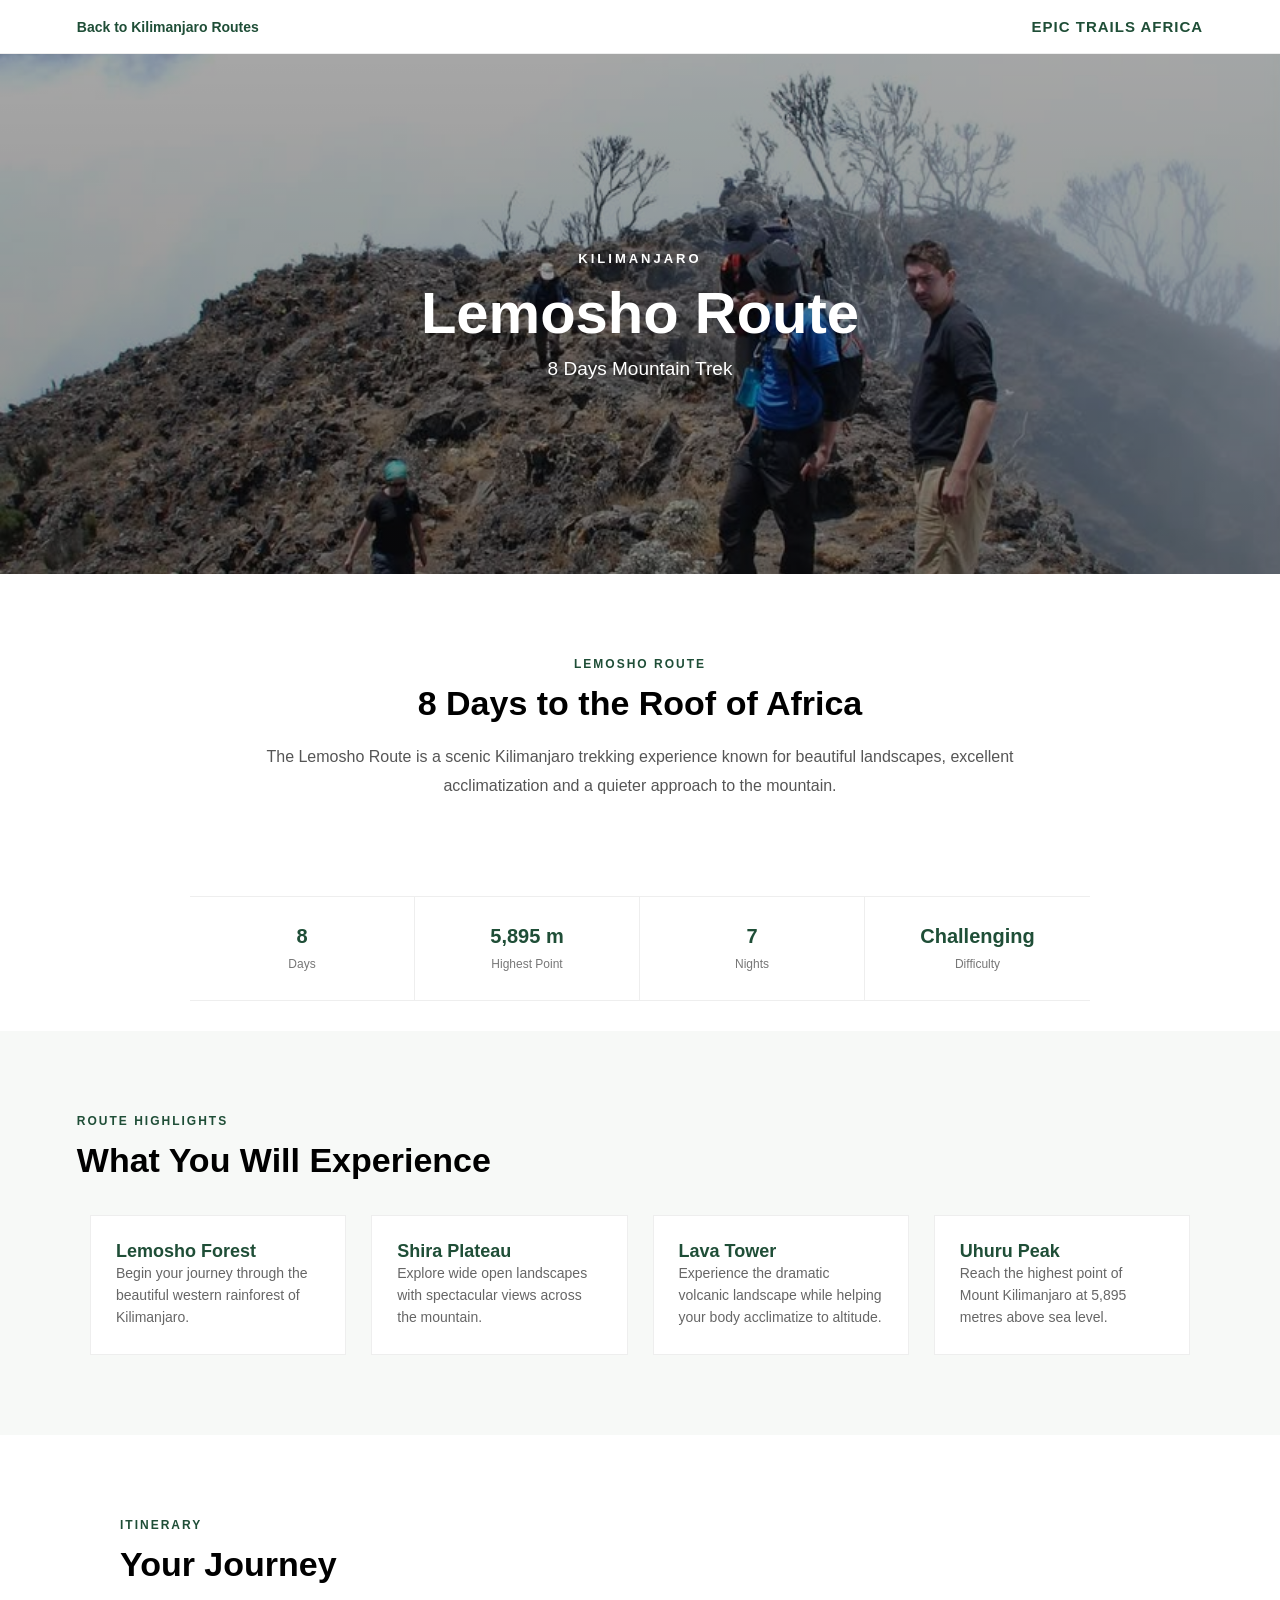
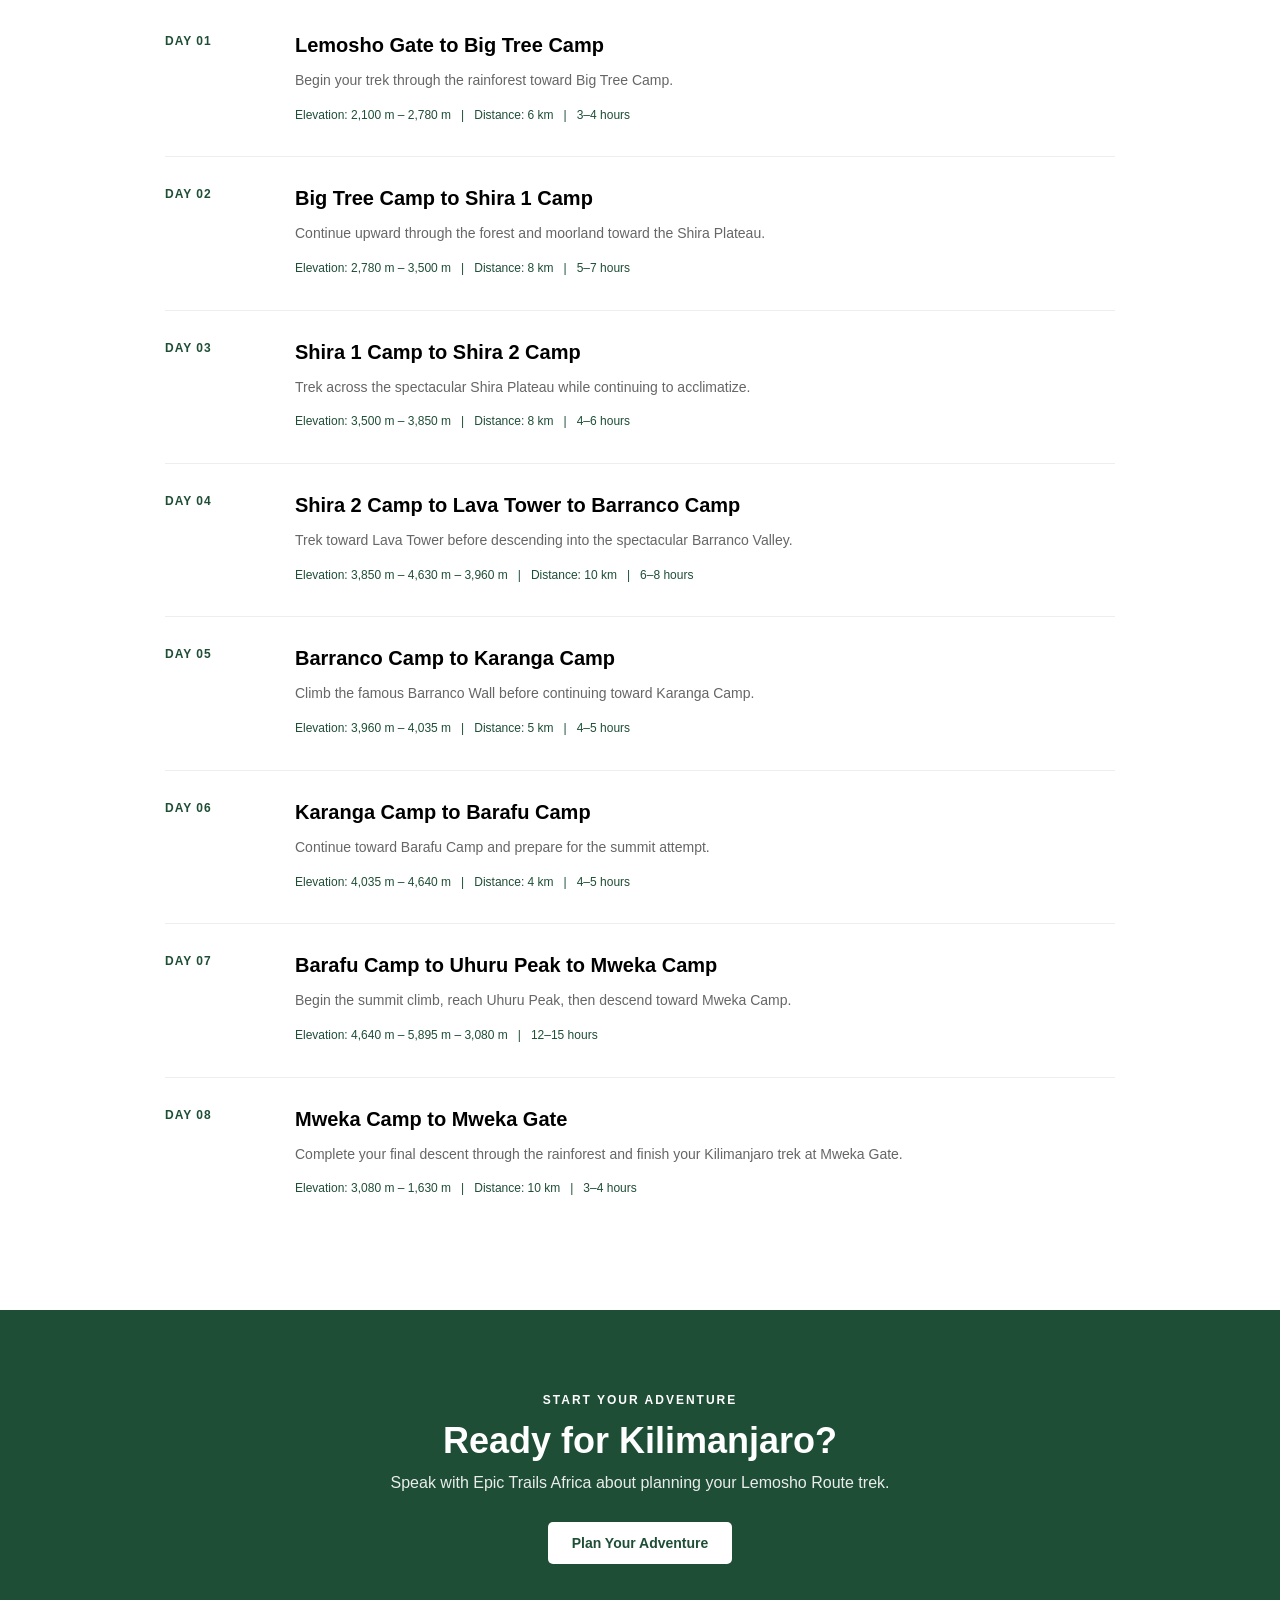
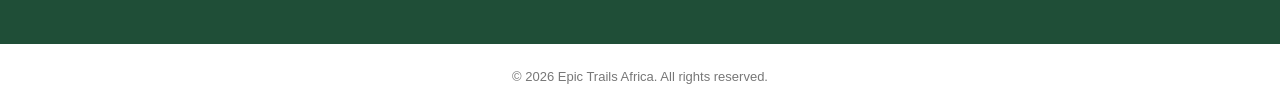
<file: lemosho.html>
<!DOCTYPE html>
<html lang="en">
<head>
    <meta charset="UTF-8">
    <meta name="viewport" content="width=device-width, initial-scale=1.0">

    <title>Lemosho Route — Epic Trails Africa</title>

    <link rel="stylesheet" href="style.css">
</head>

<body>

<header class="route-header">
    <div class="route-nav">
        <a href="index.html#packages">Back to Kilimanjaro Routes</a>
        <span>EPIC TRAILS AFRICA</span>
    </div>
</header>


<section class="route-hero lemosho-hero">

    <div class="route-hero-overlay">
        <span>KILIMANJARO</span>

        <h1>Lemosho Route</h1>

        <p>8 Days Mountain Trek</p>
    </div>

</section>


<section class="route-intro">

    <span class="section-label">LEMOSHO ROUTE</span>

    <h2>8 Days to the Roof of Africa</h2>

    <p>
        The Lemosho Route is a scenic Kilimanjaro trekking experience
        known for beautiful landscapes, excellent acclimatization and
        a quieter approach to the mountain.
    </p>

</section>


<section class="route-facts">

    <div class="fact">
        <strong>8</strong>
        <span>Days</span>
    </div>

    <div class="fact">
        <strong>5,895 m</strong>
        <span>Highest Point</span>
    </div>

    <div class="fact">
        <strong>7</strong>
        <span>Nights</span>
    </div>

    <div class="fact">
        <strong>Challenging</strong>
        <span>Difficulty</span>
    </div>

</section>


<section class="route-highlights">

    <span class="section-label">ROUTE HIGHLIGHTS</span>

    <h2>What You Will Experience</h2>

    <div class="highlights-grid">

        <div>
            <h3>Lemosho Forest</h3>
            <p>
                Begin your journey through the beautiful western
                rainforest of Kilimanjaro.
            </p>
        </div>

        <div>
            <h3>Shira Plateau</h3>
            <p>
                Explore wide open landscapes with spectacular
                views across the mountain.
            </p>
        </div>

        <div>
            <h3>Lava Tower</h3>
            <p>
                Experience the dramatic volcanic landscape while
                helping your body acclimatize to altitude.
            </p>
        </div>

        <div>
            <h3>Uhuru Peak</h3>
            <p>
                Reach the highest point of Mount Kilimanjaro
                at 5,895 metres above sea level.
            </p>
        </div>

    </div>

</section>


<section class="route-itinerary">

    <span class="section-label">ITINERARY</span>

    <h2>Your Journey</h2>

    <div class="itinerary-list">


        <div class="itinerary-day">
            <span>DAY 01</span>

            <div>
                <h3>Lemosho Gate to Big Tree Camp</h3>

                <p>
                    Begin your trek through the rainforest toward
                    Big Tree Camp.
                </p>

                <small>
                    Elevation: 2,100 m – 2,780 m
                    &nbsp; | &nbsp;
                    Distance: 6 km
                    &nbsp; | &nbsp;
                    3–4 hours
                </small>
            </div>
        </div>


        <div class="itinerary-day">
            <span>DAY 02</span>

            <div>
                <h3>Big Tree Camp to Shira 1 Camp</h3>

                <p>
                    Continue upward through the forest and
                    moorland toward the Shira Plateau.
                </p>

                <small>
                    Elevation: 2,780 m – 3,500 m
                    &nbsp; | &nbsp;
                    Distance: 8 km
                    &nbsp; | &nbsp;
                    5–7 hours
                </small>
            </div>
        </div>


        <div class="itinerary-day">
            <span>DAY 03</span>

            <div>
                <h3>Shira 1 Camp to Shira 2 Camp</h3>

                <p>
                    Trek across the spectacular Shira Plateau
                    while continuing to acclimatize.
                </p>

                <small>
                    Elevation: 3,500 m – 3,850 m
                    &nbsp; | &nbsp;
                    Distance: 8 km
                    &nbsp; | &nbsp;
                    4–6 hours
                </small>
            </div>
        </div>


        <div class="itinerary-day">
            <span>DAY 04</span>

            <div>
                <h3>Shira 2 Camp to Lava Tower to Barranco Camp</h3>

                <p>
                    Trek toward Lava Tower before descending
                    into the spectacular Barranco Valley.
                </p>

                <small>
                    Elevation: 3,850 m – 4,630 m – 3,960 m
                    &nbsp; | &nbsp;
                    Distance: 10 km
                    &nbsp; | &nbsp;
                    6–8 hours
                </small>
            </div>
        </div>


        <div class="itinerary-day">
            <span>DAY 05</span>

            <div>
                <h3>Barranco Camp to Karanga Camp</h3>

                <p>
                    Climb the famous Barranco Wall before
                    continuing toward Karanga Camp.
                </p>

                <small>
                    Elevation: 3,960 m – 4,035 m
                    &nbsp; | &nbsp;
                    Distance: 5 km
                    &nbsp; | &nbsp;
                    4–5 hours
                </small>
            </div>
        </div>


        <div class="itinerary-day">
            <span>DAY 06</span>

            <div>
                <h3>Karanga Camp to Barafu Camp</h3>

                <p>
                    Continue toward Barafu Camp and prepare
                    for the summit attempt.
                </p>

                <small>
                    Elevation: 4,035 m – 4,640 m
                    &nbsp; | &nbsp;
                    Distance: 4 km
                    &nbsp; | &nbsp;
                    4–5 hours
                </small>
            </div>
        </div>


        <div class="itinerary-day">
            <span>DAY 07</span>

            <div>
                <h3>Barafu Camp to Uhuru Peak to Mweka Camp</h3>

                <p>
                    Begin the summit climb, reach Uhuru Peak,
                    then descend toward Mweka Camp.
                </p>

                <small>
                    Elevation: 4,640 m – 5,895 m – 3,080 m
                    &nbsp; | &nbsp;
                    12–15 hours
                </small>
            </div>
        </div>


        <div class="itinerary-day">
            <span>DAY 08</span>

            <div>
                <h3>Mweka Camp to Mweka Gate</h3>

                <p>
                    Complete your final descent through the rainforest
                    and finish your Kilimanjaro trek at Mweka Gate.
                </p>

                <small>
                    Elevation: 3,080 m – 1,630 m
                    &nbsp; | &nbsp;
                    Distance: 10 km
                    &nbsp; | &nbsp;
                    3–4 hours
                </small>
            </div>
        </div>


    </div>

</section>


<section class="route-booking">

    <span class="section-label">START YOUR ADVENTURE</span>

    <h2>Ready for Kilimanjaro?</h2>

    <p>
        Speak with Epic Trails Africa about planning your Lemosho Route trek.
    </p>

    <a href="index.html#contact">
        Plan Your Adventure
    </a>

</section>


<footer>
    <p>© 2026 Epic Trails Africa. All rights reserved.</p>
</footer>

</body>
</html>
</file>
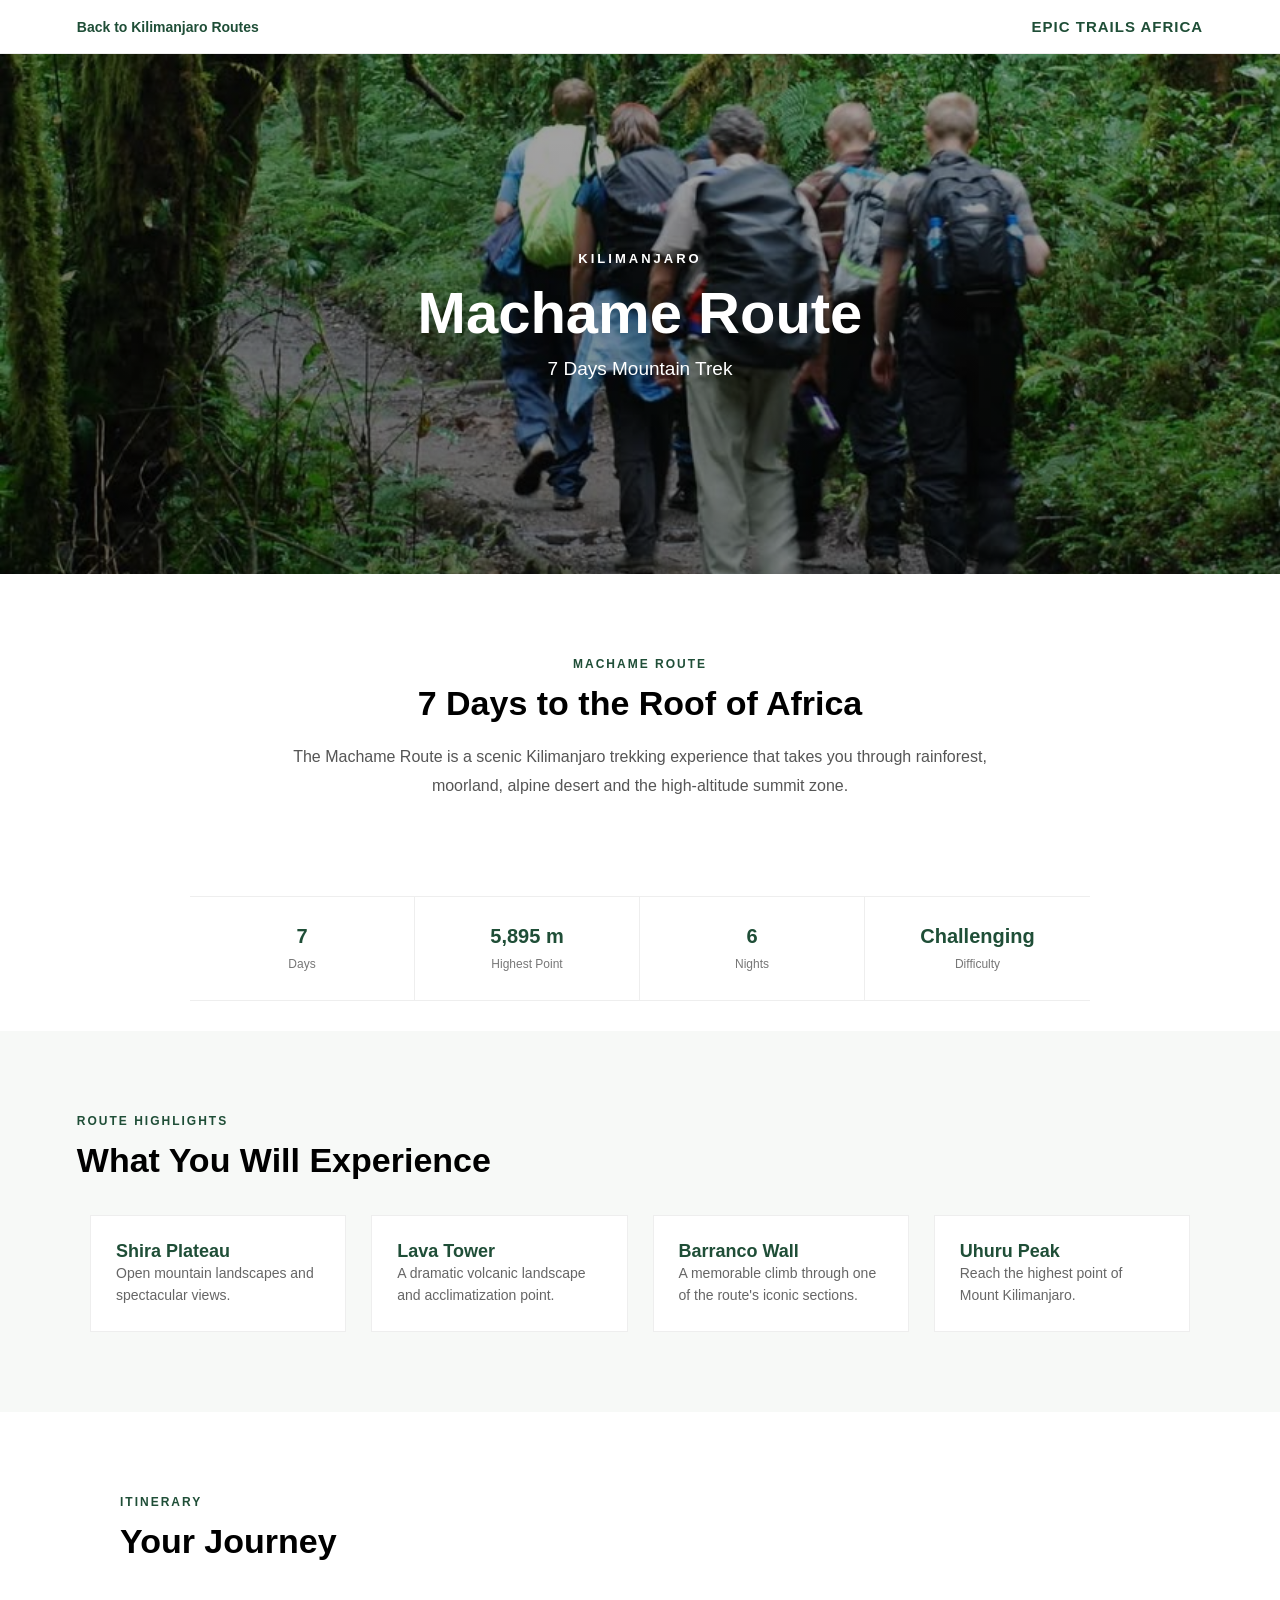
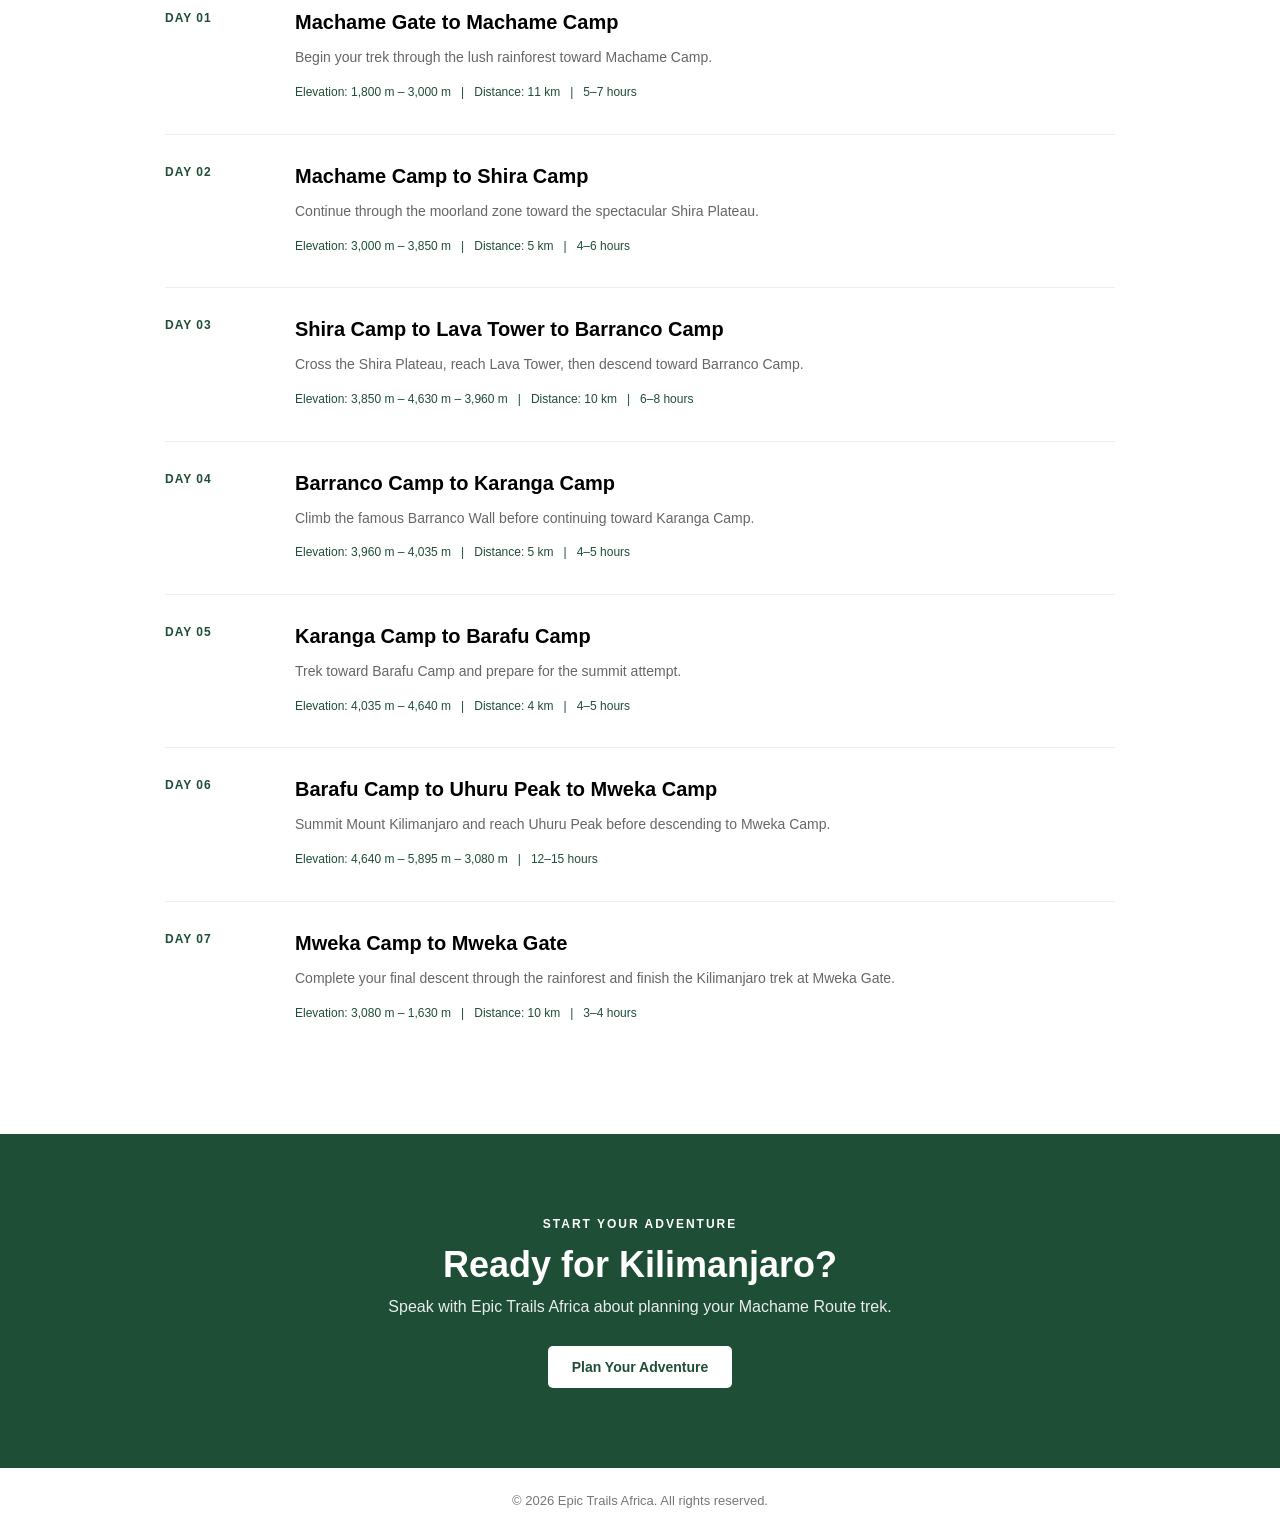
<file: machame.html>
<!DOCTYPE html>
<html lang="en">
<head>
    <meta charset="UTF-8">
    <meta name="viewport" content="width=device-width, initial-scale=1.0">

    <title>Machame Route — Epic Trails Africa</title>

    <link rel="stylesheet" href="style.css">
</head>

<body>

<header class="route-header">
    <div class="route-nav">
        <a href="index.html#packages">Back to Kilimanjaro Routes</a>
        <span>EPIC TRAILS AFRICA</span>
    </div>
</header>


<section class="route-hero">

    <div class="route-hero-overlay">
        <span>KILIMANJARO</span>

        <h1>Machame Route</h1>

        <p>7 Days Mountain Trek</p>
    </div>

</section>


<section class="route-intro">

    <span class="section-label">MACHAME ROUTE</span>

    <h2>7 Days to the Roof of Africa</h2>

    <p>
        The Machame Route is a scenic Kilimanjaro trekking experience
        that takes you through rainforest, moorland, alpine desert and
        the high-altitude summit zone.
    </p>

</section>


<section class="route-facts">

    <div class="fact">
        <strong>7</strong>
        <span>Days</span>
    </div>

    <div class="fact">
        <strong>5,895 m</strong>
        <span>Highest Point</span>
    </div>

    <div class="fact">
        <strong>6</strong>
        <span>Nights</span>
    </div>

    <div class="fact">
        <strong>Challenging</strong>
        <span>Difficulty</span>
    </div>

</section>


<section class="route-highlights">

    <span class="section-label">ROUTE HIGHLIGHTS</span>

    <h2>What You Will Experience</h2>

    <div class="highlights-grid">

        <div>
            <h3>Shira Plateau</h3>
            <p>Open mountain landscapes and spectacular views.</p>
        </div>

        <div>
            <h3>Lava Tower</h3>
            <p>A dramatic volcanic landscape and acclimatization point.</p>
        </div>

        <div>
            <h3>Barranco Wall</h3>
            <p>A memorable climb through one of the route's iconic sections.</p>
        </div>

        <div>
            <h3>Uhuru Peak</h3>
            <p>Reach the highest point of Mount Kilimanjaro.</p>
        </div>

    </div>

</section>


<section class="route-itinerary">

    <span class="section-label">ITINERARY</span>

    <h2>Your Journey</h2>

    <div class="itinerary-list">


        <div class="itinerary-day">
            <span>DAY 01</span>

            <div>
                <h3>Machame Gate to Machame Camp</h3>

                <p>
                    Begin your trek through the lush rainforest
                    toward Machame Camp.
                </p>

                <small>
                    Elevation: 1,800 m – 3,000 m
                    &nbsp; | &nbsp;
                    Distance: 11 km
                    &nbsp; | &nbsp;
                    5–7 hours
                </small>
            </div>
        </div>


        <div class="itinerary-day">
            <span>DAY 02</span>

            <div>
                <h3>Machame Camp to Shira Camp</h3>

                <p>
                    Continue through the moorland zone toward
                    the spectacular Shira Plateau.
                </p>

                <small>
                    Elevation: 3,000 m – 3,850 m
                    &nbsp; | &nbsp;
                    Distance: 5 km
                    &nbsp; | &nbsp;
                    4–6 hours
                </small>
            </div>
        </div>


        <div class="itinerary-day">
            <span>DAY 03</span>

            <div>
                <h3>Shira Camp to Lava Tower to Barranco Camp</h3>

                <p>
                    Cross the Shira Plateau, reach Lava Tower,
                    then descend toward Barranco Camp.
                </p>

                <small>
                    Elevation: 3,850 m – 4,630 m – 3,960 m
                    &nbsp; | &nbsp;
                    Distance: 10 km
                    &nbsp; | &nbsp;
                    6–8 hours
                </small>
            </div>
        </div>


        <div class="itinerary-day">
            <span>DAY 04</span>

            <div>
                <h3>Barranco Camp to Karanga Camp</h3>

                <p>
                    Climb the famous Barranco Wall before
                    continuing toward Karanga Camp.
                </p>

                <small>
                    Elevation: 3,960 m – 4,035 m
                    &nbsp; | &nbsp;
                    Distance: 5 km
                    &nbsp; | &nbsp;
                    4–5 hours
                </small>
            </div>
        </div>


        <div class="itinerary-day">
            <span>DAY 05</span>

            <div>
                <h3>Karanga Camp to Barafu Camp</h3>

                <p>
                    Trek toward Barafu Camp and prepare for
                    the summit attempt.
                </p>

                <small>
                    Elevation: 4,035 m – 4,640 m
                    &nbsp; | &nbsp;
                    Distance: 4 km
                    &nbsp; | &nbsp;
                    4–5 hours
                </small>
            </div>
        </div>


        <div class="itinerary-day">
            <span>DAY 06</span>

            <div>
                <h3>Barafu Camp to Uhuru Peak to Mweka Camp</h3>

                <p>
                    Summit Mount Kilimanjaro and reach Uhuru Peak
                    before descending to Mweka Camp.
                </p>

                <small>
                    Elevation: 4,640 m – 5,895 m – 3,080 m
                    &nbsp; | &nbsp;
                    12–15 hours
                </small>
            </div>
        </div>


        <div class="itinerary-day">
            <span>DAY 07</span>

            <div>
                <h3>Mweka Camp to Mweka Gate</h3>

                <p>
                    Complete your final descent through the rainforest
                    and finish the Kilimanjaro trek at Mweka Gate.
                </p>

                <small>
                    Elevation: 3,080 m – 1,630 m
                    &nbsp; | &nbsp;
                    Distance: 10 km
                    &nbsp; | &nbsp;
                    3–4 hours
                </small>
            </div>
        </div>


    </div>

</section>


<section class="route-booking">

    <span class="section-label">START YOUR ADVENTURE</span>

    <h2>Ready for Kilimanjaro?</h2>

    <p>
        Speak with Epic Trails Africa about planning your Machame Route trek.
    </p>

    <a href="index.html#contact">
        Plan Your Adventure
    </a>

</section>


<footer>
    <p>© 2026 Epic Trails Africa. All rights reserved.</p>
</footer>

</body>
</html>
</file>
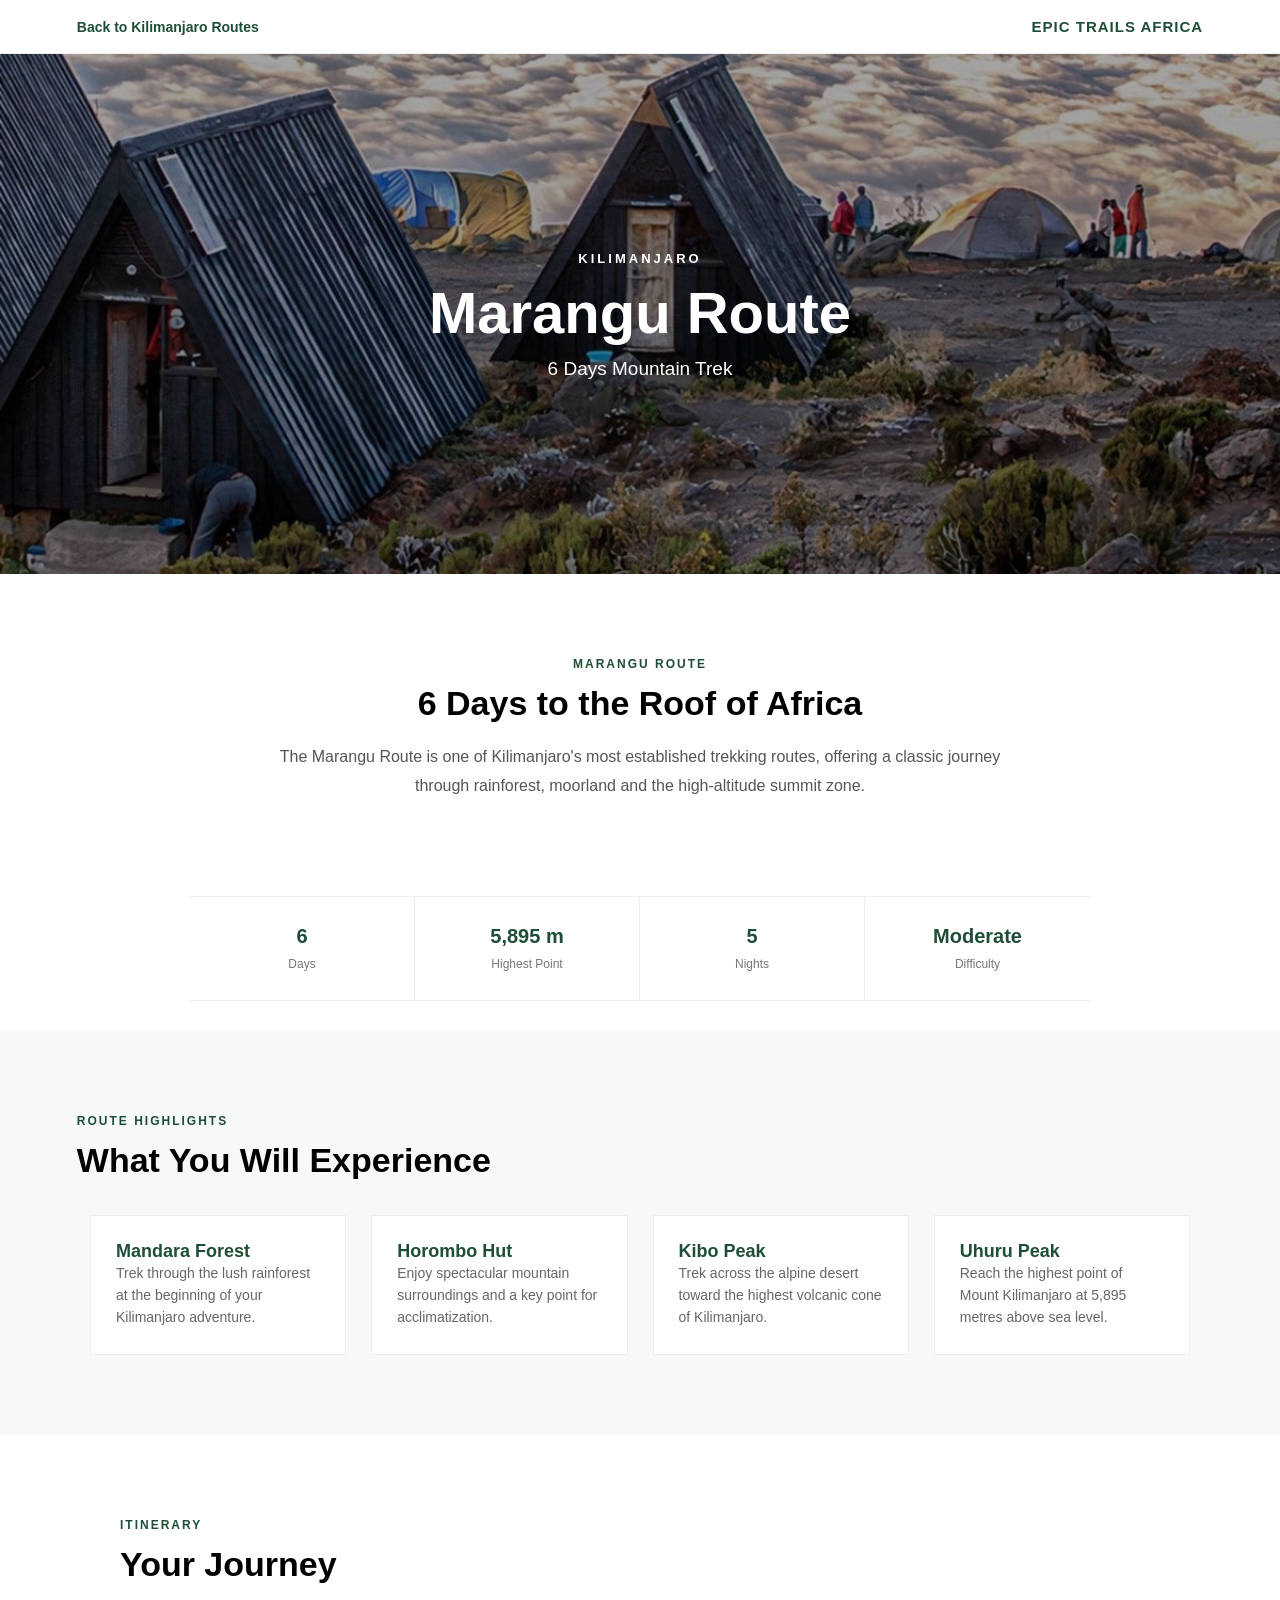
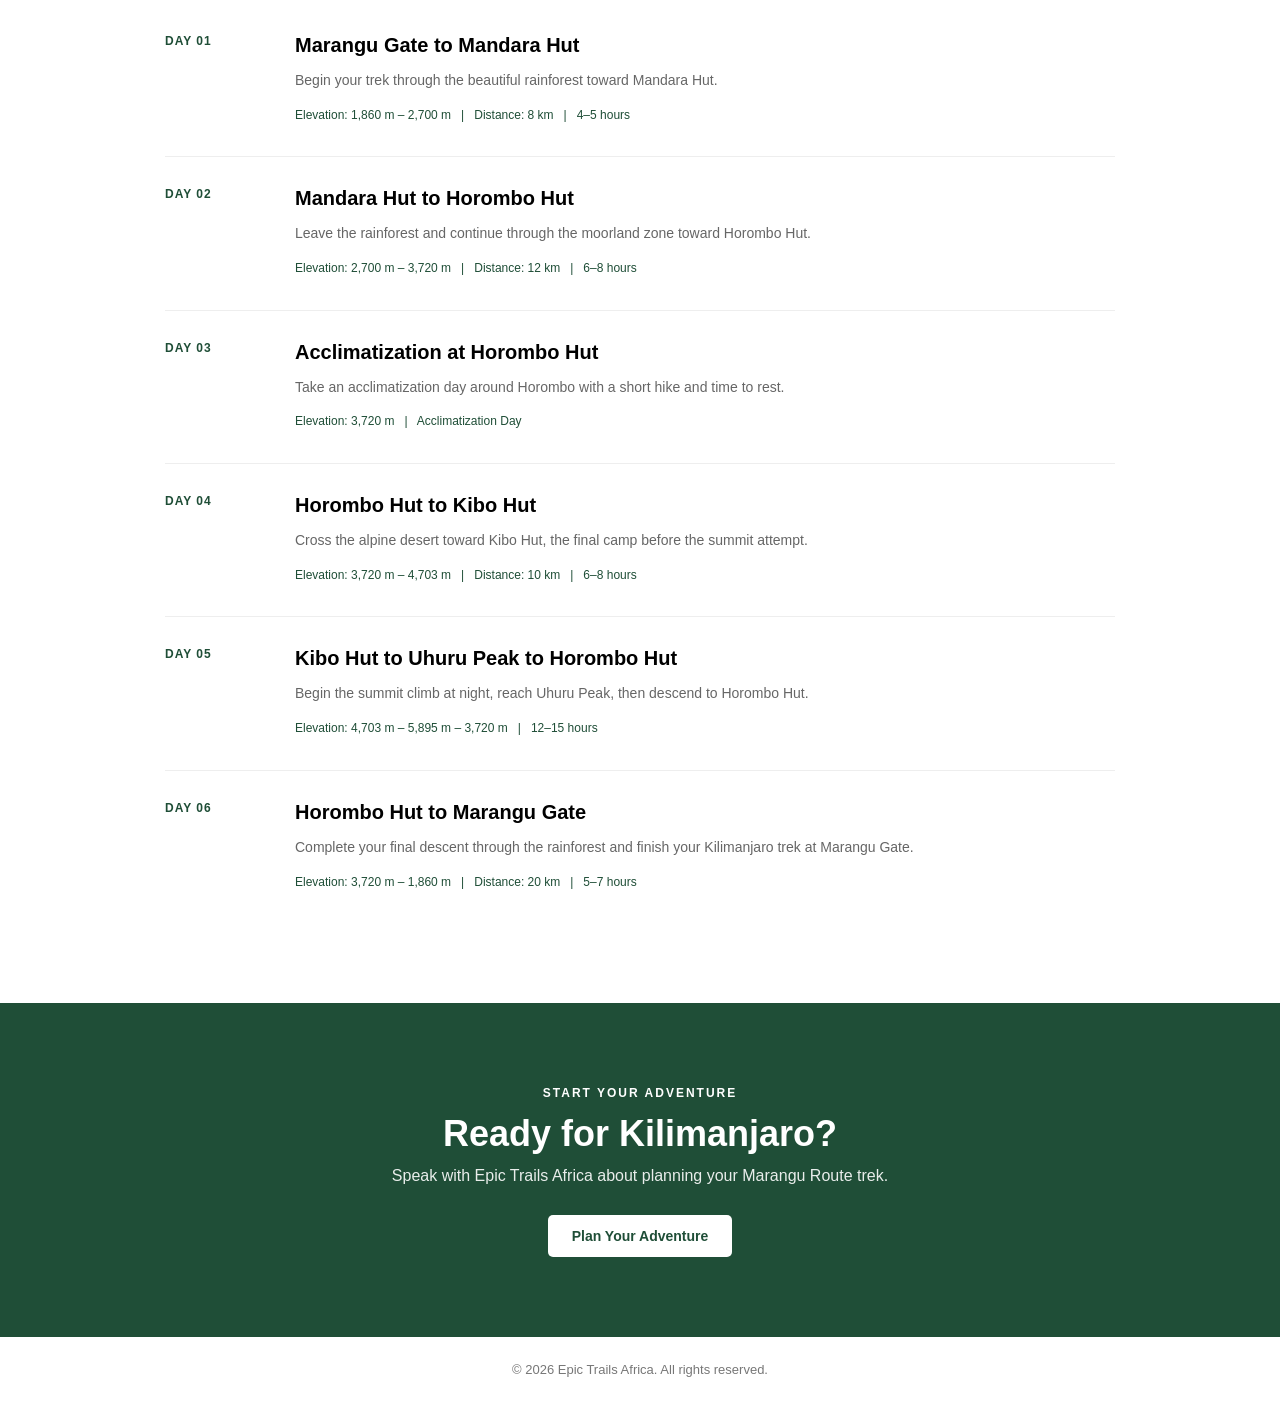
<file: marangu.html>
<!DOCTYPE html>
<html lang="en">
<head>
    <meta charset="UTF-8">
    <meta name="viewport" content="width=device-width, initial-scale=1.0">

    <title>Marangu Route — Epic Trails Africa</title>

    <link rel="stylesheet" href="style.css">
</head>

<body>

<header class="route-header">
    <div class="route-nav">
        <a href="index.html#packages">Back to Kilimanjaro Routes</a>
        <span>EPIC TRAILS AFRICA</span>
    </div>
</header>


<section class="route-hero marangu-hero">

    <div class="route-hero-overlay">
        <span>KILIMANJARO</span>

        <h1>Marangu Route</h1>

        <p>6 Days Mountain Trek</p>
    </div>

</section>


<section class="route-intro">

    <span class="section-label">MARANGU ROUTE</span>

    <h2>6 Days to the Roof of Africa</h2>

    <p>
        The Marangu Route is one of Kilimanjaro's most established
        trekking routes, offering a classic journey through rainforest,
        moorland and the high-altitude summit zone.
    </p>

</section>


<section class="route-facts">

    <div class="fact">
        <strong>6</strong>
        <span>Days</span>
    </div>

    <div class="fact">
        <strong>5,895 m</strong>
        <span>Highest Point</span>
    </div>

    <div class="fact">
        <strong>5</strong>
        <span>Nights</span>
    </div>

    <div class="fact">
        <strong>Moderate</strong>
        <span>Difficulty</span>
    </div>

</section>


<section class="route-highlights">

    <span class="section-label">ROUTE HIGHLIGHTS</span>

    <h2>What You Will Experience</h2>

    <div class="highlights-grid">

        <div>
            <h3>Mandara Forest</h3>
            <p>
                Trek through the lush rainforest at the beginning
                of your Kilimanjaro adventure.
            </p>
        </div>

        <div>
            <h3>Horombo Hut</h3>
            <p>
                Enjoy spectacular mountain surroundings and
                a key point for acclimatization.
            </p>
        </div>

        <div>
            <h3>Kibo Peak</h3>
            <p>
                Trek across the alpine desert toward the
                highest volcanic cone of Kilimanjaro.
            </p>
        </div>

        <div>
            <h3>Uhuru Peak</h3>
            <p>
                Reach the highest point of Mount Kilimanjaro
                at 5,895 metres above sea level.
            </p>
        </div>

    </div>

</section>


<section class="route-itinerary">

    <span class="section-label">ITINERARY</span>

    <h2>Your Journey</h2>

    <div class="itinerary-list">


        <div class="itinerary-day">
            <span>DAY 01</span>

            <div>
                <h3>Marangu Gate to Mandara Hut</h3>

                <p>
                    Begin your trek through the beautiful rainforest
                    toward Mandara Hut.
                </p>

                <small>
                    Elevation: 1,860 m – 2,700 m
                    &nbsp; | &nbsp;
                    Distance: 8 km
                    &nbsp; | &nbsp;
                    4–5 hours
                </small>
            </div>
        </div>


        <div class="itinerary-day">
            <span>DAY 02</span>

            <div>
                <h3>Mandara Hut to Horombo Hut</h3>

                <p>
                    Leave the rainforest and continue through
                    the moorland zone toward Horombo Hut.
                </p>

                <small>
                    Elevation: 2,700 m – 3,720 m
                    &nbsp; | &nbsp;
                    Distance: 12 km
                    &nbsp; | &nbsp;
                    6–8 hours
                </small>
            </div>
        </div>


        <div class="itinerary-day">
            <span>DAY 03</span>

            <div>
                <h3>Acclimatization at Horombo Hut</h3>

                <p>
                    Take an acclimatization day around Horombo
                    with a short hike and time to rest.
                </p>

                <small>
                    Elevation: 3,720 m
                    &nbsp; | &nbsp;
                    Acclimatization Day
                </small>
            </div>
        </div>


        <div class="itinerary-day">
            <span>DAY 04</span>

            <div>
                <h3>Horombo Hut to Kibo Hut</h3>

                <p>
                    Cross the alpine desert toward Kibo Hut,
                    the final camp before the summit attempt.
                </p>

                <small>
                    Elevation: 3,720 m – 4,703 m
                    &nbsp; | &nbsp;
                    Distance: 10 km
                    &nbsp; | &nbsp;
                    6–8 hours
                </small>
            </div>
        </div>


        <div class="itinerary-day">
            <span>DAY 05</span>

            <div>
                <h3>Kibo Hut to Uhuru Peak to Horombo Hut</h3>

                <p>
                    Begin the summit climb at night, reach Uhuru Peak,
                    then descend to Horombo Hut.
                </p>

                <small>
                    Elevation: 4,703 m – 5,895 m – 3,720 m
                    &nbsp; | &nbsp;
                    12–15 hours
                </small>
            </div>
        </div>


        <div class="itinerary-day">
            <span>DAY 06</span>

            <div>
                <h3>Horombo Hut to Marangu Gate</h3>

                <p>
                    Complete your final descent through the rainforest
                    and finish your Kilimanjaro trek at Marangu Gate.
                </p>

                <small>
                    Elevation: 3,720 m – 1,860 m
                    &nbsp; | &nbsp;
                    Distance: 20 km
                    &nbsp; | &nbsp;
                    5–7 hours
                </small>
            </div>
        </div>


    </div>

</section>


<section class="route-booking">

    <span class="section-label">START YOUR ADVENTURE</span>

    <h2>Ready for Kilimanjaro?</h2>

    <p>
        Speak with Epic Trails Africa about planning your Marangu Route trek.
    </p>

    <a href="index.html#contact">
        Plan Your Adventure
    </a>

</section>


<footer>
    <p>© 2026 Epic Trails Africa. All rights reserved.</p>
</footer>

</body>
</html>
</file>
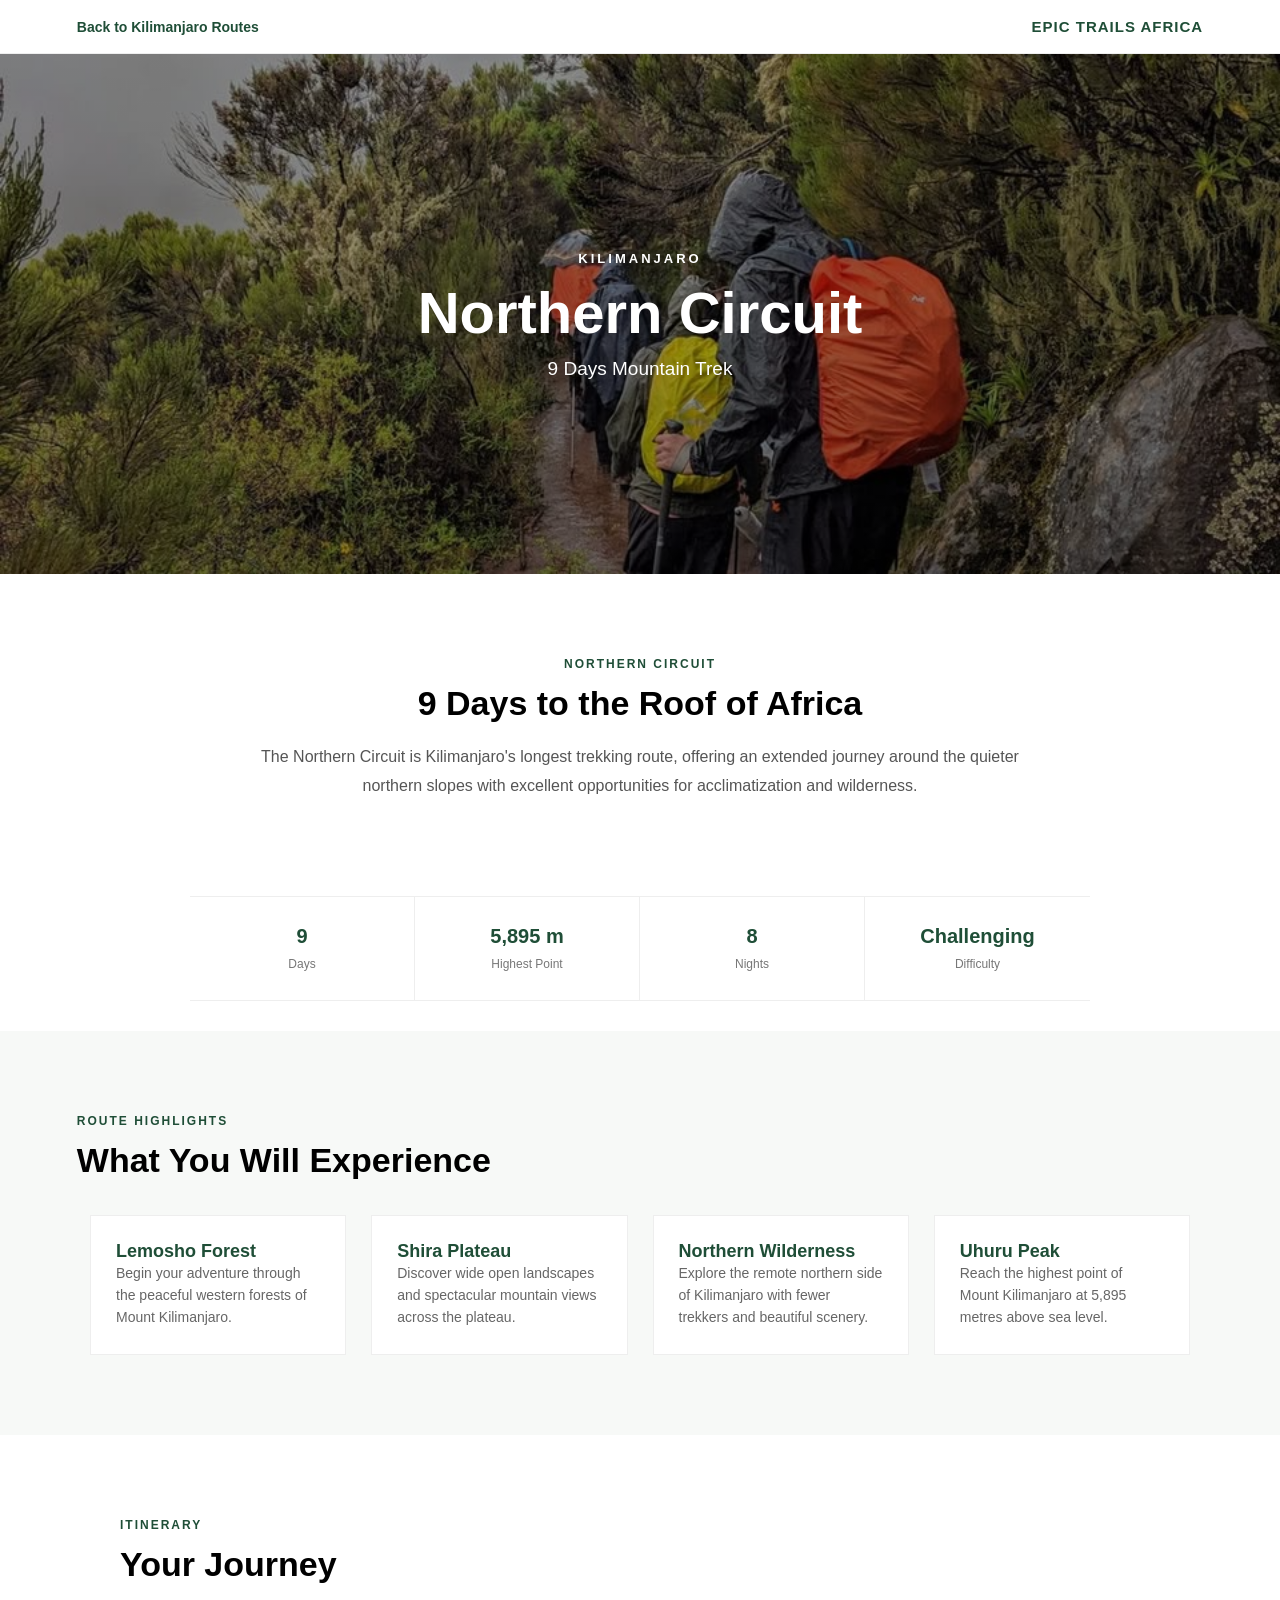
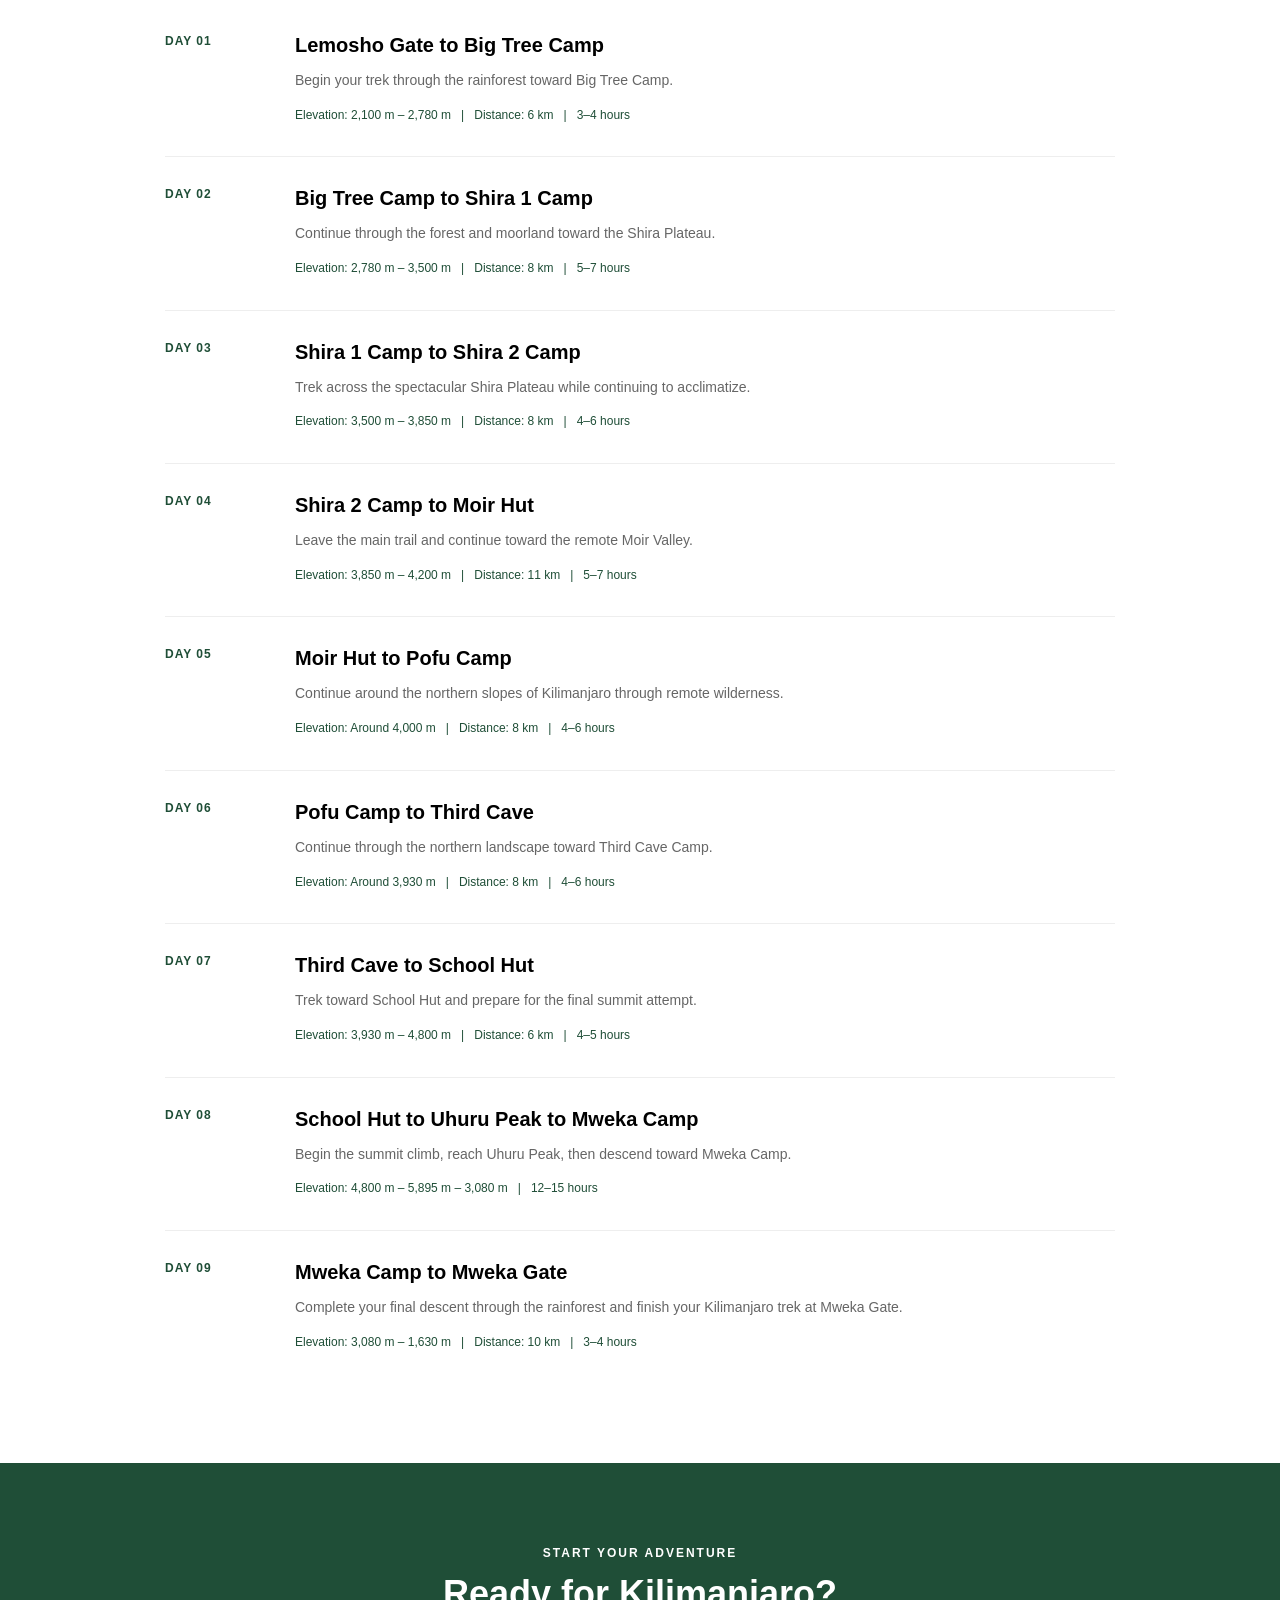
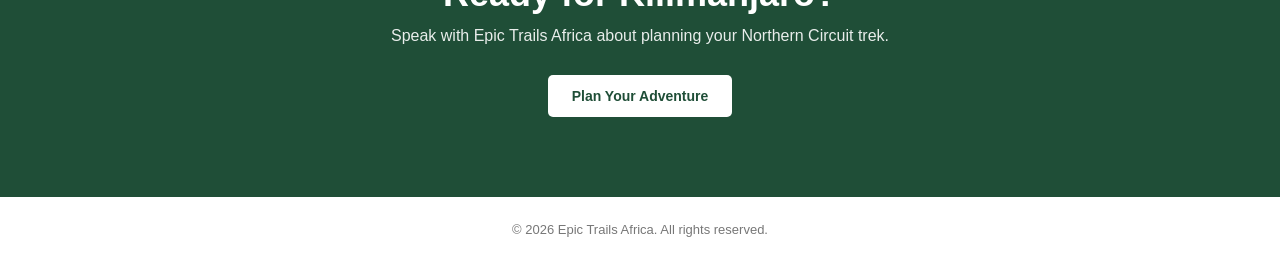
<file: northern circuit.html>
<!DOCTYPE html>
<html lang="en">
<head>
    <meta charset="UTF-8">
    <meta name="viewport" content="width=device-width, initial-scale=1.0">

    <title>Northern Circuit — Epic Trails Africa</title>

    <link rel="stylesheet" href="style.css">
</head>

<body>

<header class="route-header">
    <div class="route-nav">
        <a href="index.html#packages">Back to Kilimanjaro Routes</a>
        <span>EPIC TRAILS AFRICA</span>
    </div>
</header>


<section class="route-hero northern-hero">

    <div class="route-hero-overlay">
        <span>KILIMANJARO</span>

        <h1>Northern Circuit</h1>

        <p>9 Days Mountain Trek</p>
    </div>

</section>


<section class="route-intro">

    <span class="section-label">NORTHERN CIRCUIT</span>

    <h2>9 Days to the Roof of Africa</h2>

    <p>
        The Northern Circuit is Kilimanjaro's longest trekking route,
        offering an extended journey around the quieter northern slopes
        with excellent opportunities for acclimatization and wilderness.
    </p>

</section>


<section class="route-facts">

    <div class="fact">
        <strong>9</strong>
        <span>Days</span>
    </div>

    <div class="fact">
        <strong>5,895 m</strong>
        <span>Highest Point</span>
    </div>

    <div class="fact">
        <strong>8</strong>
        <span>Nights</span>
    </div>

    <div class="fact">
        <strong>Challenging</strong>
        <span>Difficulty</span>
    </div>

</section>


<section class="route-highlights">

    <span class="section-label">ROUTE HIGHLIGHTS</span>

    <h2>What You Will Experience</h2>

    <div class="highlights-grid">

        <div>
            <h3>Lemosho Forest</h3>
            <p>
                Begin your adventure through the peaceful western
                forests of Mount Kilimanjaro.
            </p>
        </div>

        <div>
            <h3>Shira Plateau</h3>
            <p>
                Discover wide open landscapes and spectacular
                mountain views across the plateau.
            </p>
        </div>

        <div>
            <h3>Northern Wilderness</h3>
            <p>
                Explore the remote northern side of Kilimanjaro
                with fewer trekkers and beautiful scenery.
            </p>
        </div>

        <div>
            <h3>Uhuru Peak</h3>
            <p>
                Reach the highest point of Mount Kilimanjaro
                at 5,895 metres above sea level.
            </p>
        </div>

    </div>

</section>


<section class="route-itinerary">

    <span class="section-label">ITINERARY</span>

    <h2>Your Journey</h2>

    <div class="itinerary-list">


        <div class="itinerary-day">
            <span>DAY 01</span>

            <div>
                <h3>Lemosho Gate to Big Tree Camp</h3>

                <p>
                    Begin your trek through the rainforest toward
                    Big Tree Camp.
                </p>

                <small>
                    Elevation: 2,100 m – 2,780 m
                    &nbsp; | &nbsp;
                    Distance: 6 km
                    &nbsp; | &nbsp;
                    3–4 hours
                </small>
            </div>
        </div>


        <div class="itinerary-day">
            <span>DAY 02</span>

            <div>
                <h3>Big Tree Camp to Shira 1 Camp</h3>

                <p>
                    Continue through the forest and moorland
                    toward the Shira Plateau.
                </p>

                <small>
                    Elevation: 2,780 m – 3,500 m
                    &nbsp; | &nbsp;
                    Distance: 8 km
                    &nbsp; | &nbsp;
                    5–7 hours
                </small>
            </div>
        </div>


        <div class="itinerary-day">
            <span>DAY 03</span>

            <div>
                <h3>Shira 1 Camp to Shira 2 Camp</h3>

                <p>
                    Trek across the spectacular Shira Plateau
                    while continuing to acclimatize.
                </p>

                <small>
                    Elevation: 3,500 m – 3,850 m
                    &nbsp; | &nbsp;
                    Distance: 8 km
                    &nbsp; | &nbsp;
                    4–6 hours
                </small>
            </div>
        </div>


        <div class="itinerary-day">
            <span>DAY 04</span>

            <div>
                <h3>Shira 2 Camp to Moir Hut</h3>

                <p>
                    Leave the main trail and continue toward
                    the remote Moir Valley.
                </p>

                <small>
                    Elevation: 3,850 m – 4,200 m
                    &nbsp; | &nbsp;
                    Distance: 11 km
                    &nbsp; | &nbsp;
                    5–7 hours
                </small>
            </div>
        </div>


        <div class="itinerary-day">
            <span>DAY 05</span>

            <div>
                <h3>Moir Hut to Pofu Camp</h3>

                <p>
                    Continue around the northern slopes of
                    Kilimanjaro through remote wilderness.
                </p>

                <small>
                    Elevation: Around 4,000 m
                    &nbsp; | &nbsp;
                    Distance: 8 km
                    &nbsp; | &nbsp;
                    4–6 hours
                </small>
            </div>
        </div>


        <div class="itinerary-day">
            <span>DAY 06</span>

            <div>
                <h3>Pofu Camp to Third Cave</h3>

                <p>
                    Continue through the northern landscape
                    toward Third Cave Camp.
                </p>

                <small>
                    Elevation: Around 3,930 m
                    &nbsp; | &nbsp;
                    Distance: 8 km
                    &nbsp; | &nbsp;
                    4–6 hours
                </small>
            </div>
        </div>


        <div class="itinerary-day">
            <span>DAY 07</span>

            <div>
                <h3>Third Cave to School Hut</h3>

                <p>
                    Trek toward School Hut and prepare for
                    the final summit attempt.
                </p>

                <small>
                    Elevation: 3,930 m – 4,800 m
                    &nbsp; | &nbsp;
                    Distance: 6 km
                    &nbsp; | &nbsp;
                    4–5 hours
                </small>
            </div>
        </div>


        <div class="itinerary-day">
            <span>DAY 08</span>

            <div>
                <h3>School Hut to Uhuru Peak to Mweka Camp</h3>

                <p>
                    Begin the summit climb, reach Uhuru Peak,
                    then descend toward Mweka Camp.
                </p>

                <small>
                    Elevation: 4,800 m – 5,895 m – 3,080 m
                    &nbsp; | &nbsp;
                    12–15 hours
                </small>
            </div>
        </div>


        <div class="itinerary-day">
            <span>DAY 09</span>

            <div>
                <h3>Mweka Camp to Mweka Gate</h3>

                <p>
                    Complete your final descent through the rainforest
                    and finish your Kilimanjaro trek at Mweka Gate.
                </p>

                <small>
                    Elevation: 3,080 m – 1,630 m
                    &nbsp; | &nbsp;
                    Distance: 10 km
                    &nbsp; | &nbsp;
                    3–4 hours
                </small>
            </div>
        </div>


    </div>

</section>


<section class="route-booking">

    <span class="section-label">START YOUR ADVENTURE</span>

    <h2>Ready for Kilimanjaro?</h2>

    <p>
        Speak with Epic Trails Africa about planning your Northern Circuit trek.
    </p>

    <a href="index.html#contact">
        Plan Your Adventure
    </a>

</section>


<footer>
    <p>© 2026 Epic Trails Africa. All rights reserved.</p>
</footer>

</body>
</html>
</file>
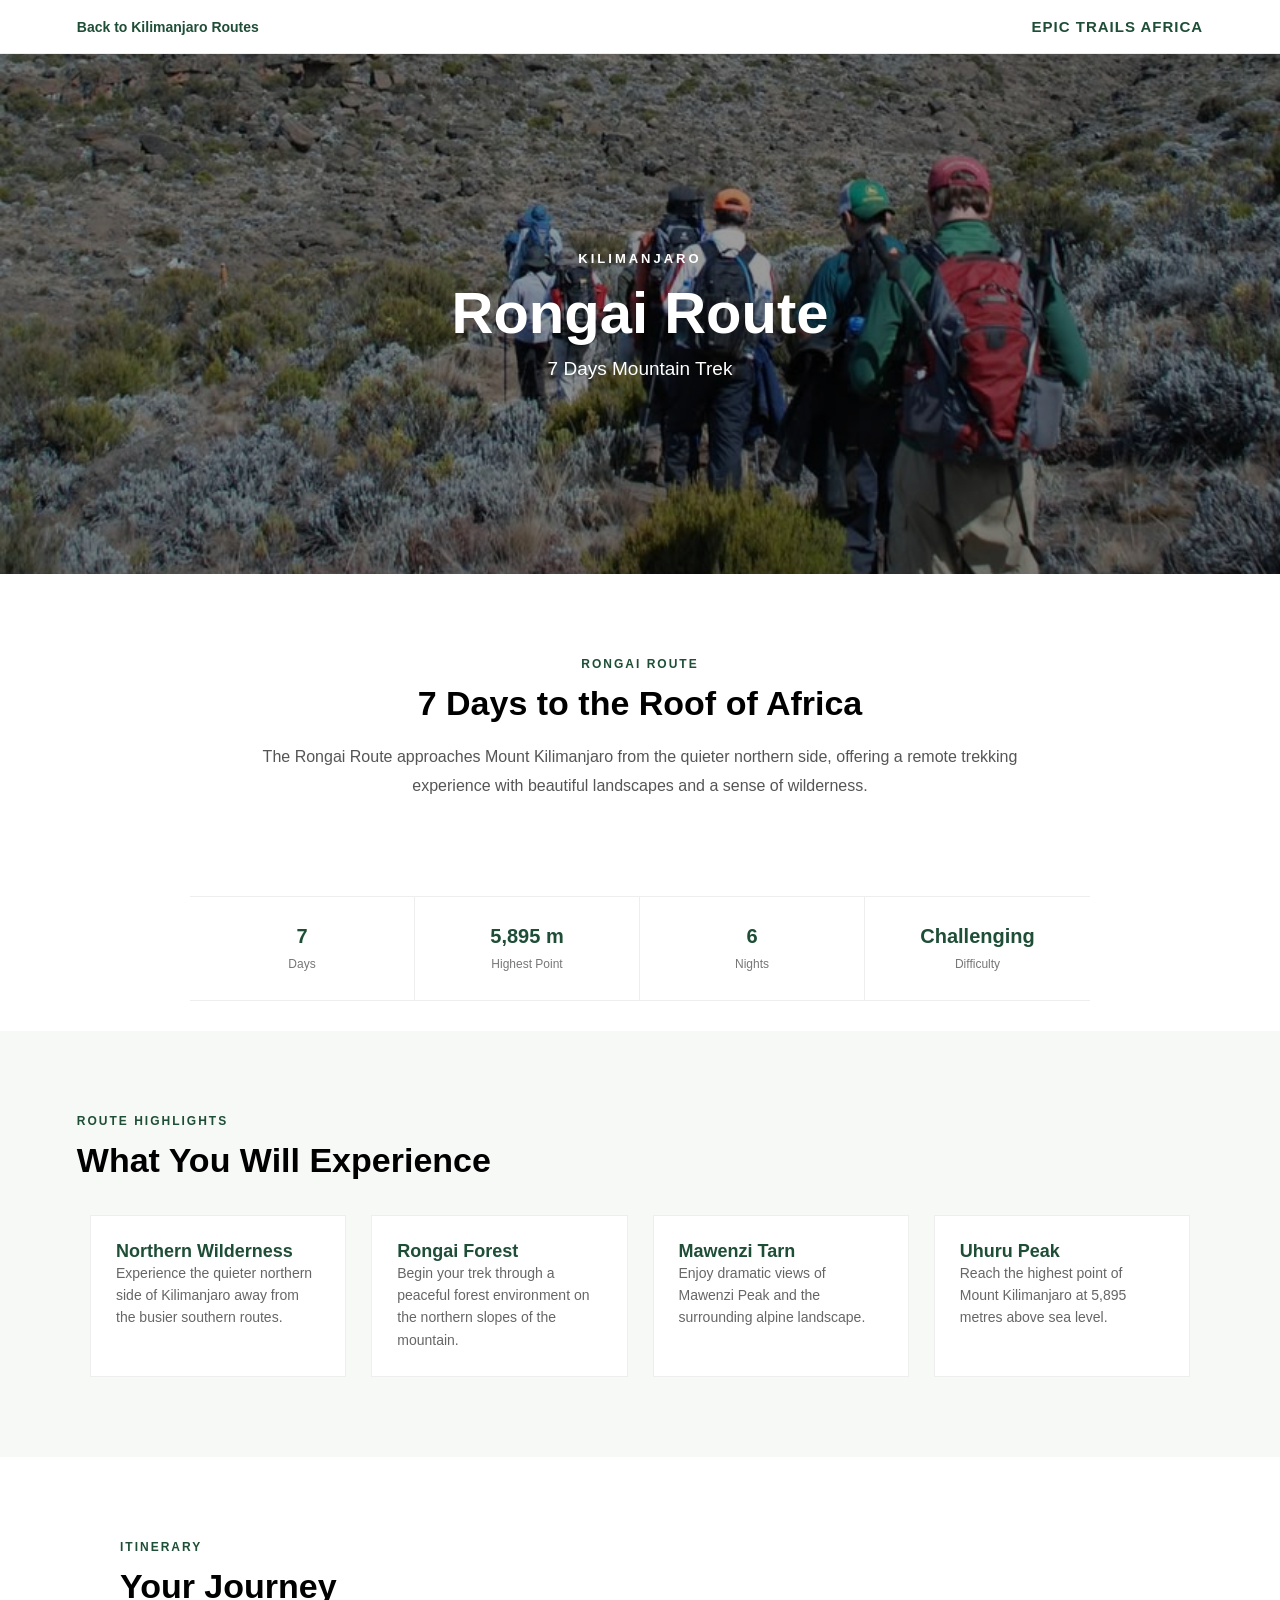
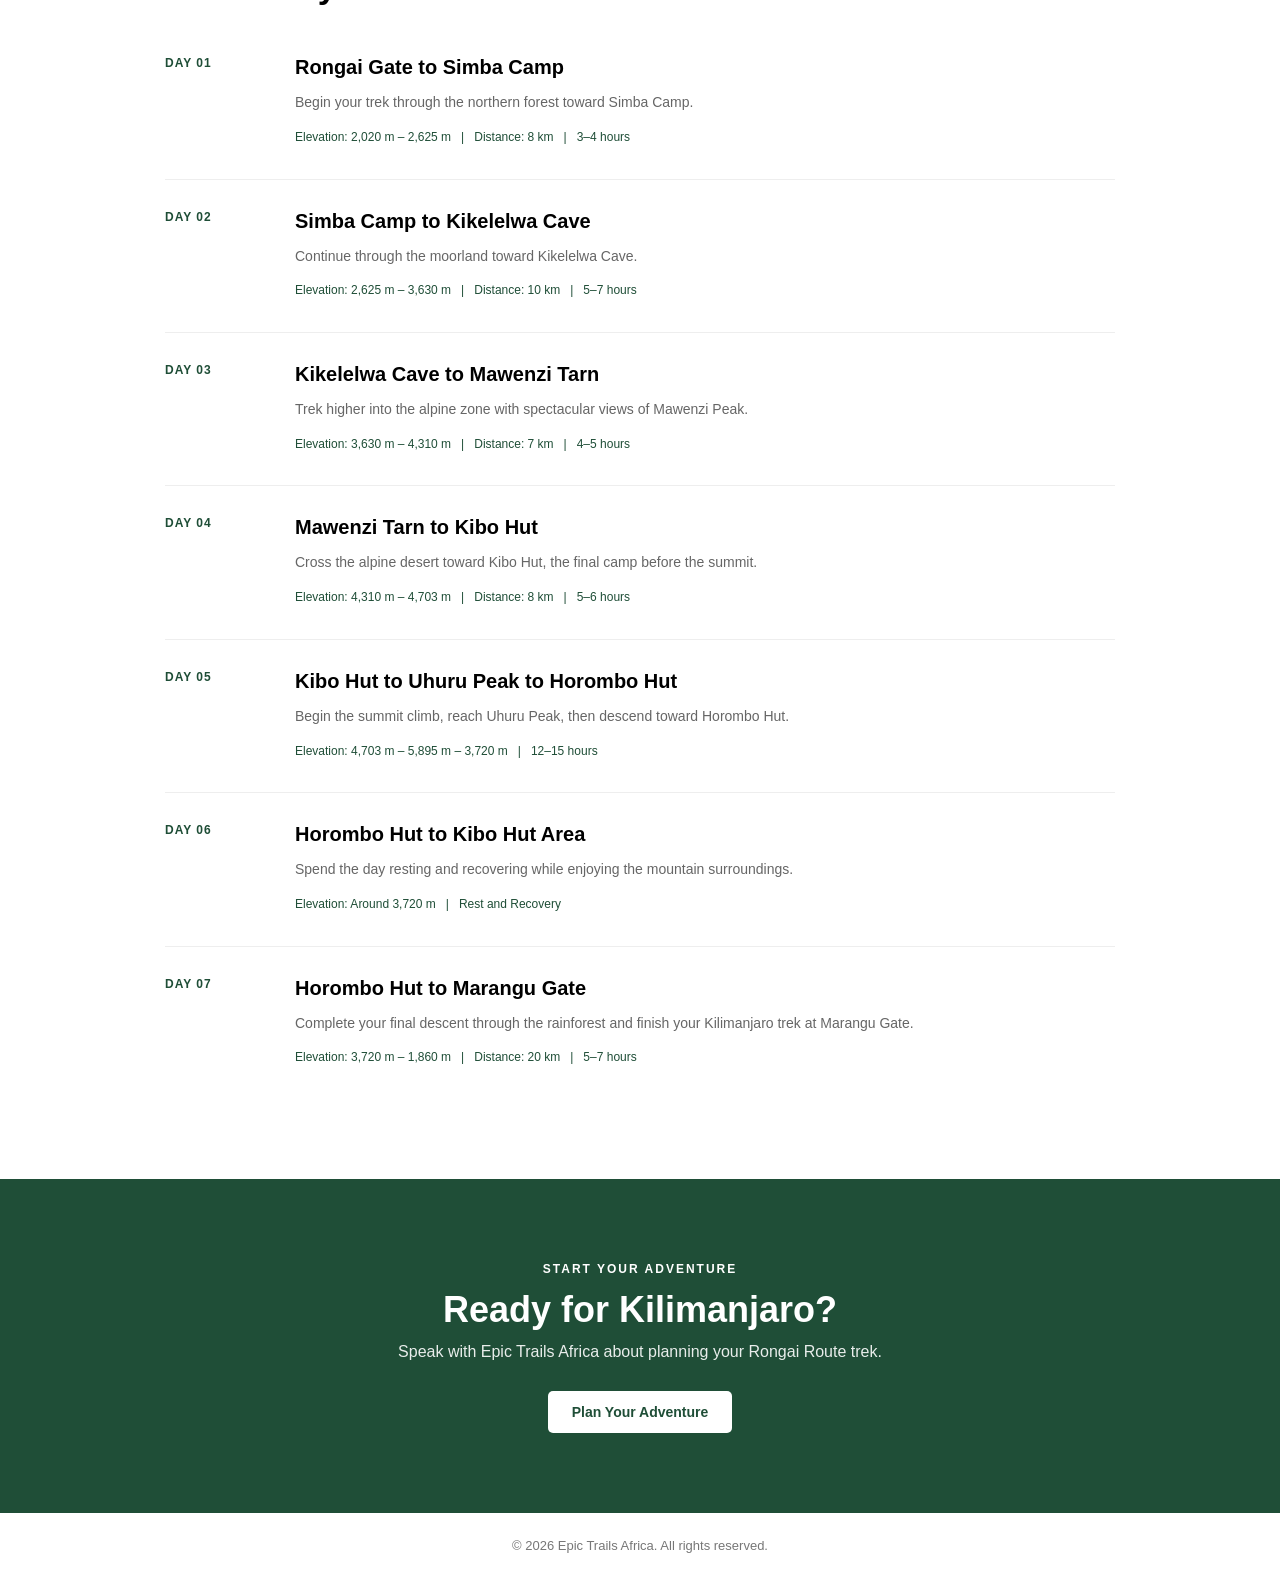
<file: rongai.html>
<!DOCTYPE html>
<html lang="en">
<head>
    <meta charset="UTF-8">
    <meta name="viewport" content="width=device-width, initial-scale=1.0">

    <title>Rongai Route — Epic Trails Africa</title>

    <link rel="stylesheet" href="style.css">
</head>

<body>

<header class="route-header">
    <div class="route-nav">
        <a href="index.html#packages">Back to Kilimanjaro Routes</a>
        <span>EPIC TRAILS AFRICA</span>
    </div>
</header>


<section class="route-hero rongai-hero">

    <div class="route-hero-overlay">
        <span>KILIMANJARO</span>

        <h1>Rongai Route</h1>

        <p>7 Days Mountain Trek</p>
    </div>

</section>


<section class="route-intro">

    <span class="section-label">RONGAI ROUTE</span>

    <h2>7 Days to the Roof of Africa</h2>

    <p>
        The Rongai Route approaches Mount Kilimanjaro from the
        quieter northern side, offering a remote trekking experience
        with beautiful landscapes and a sense of wilderness.
    </p>

</section>


<section class="route-facts">

    <div class="fact">
        <strong>7</strong>
        <span>Days</span>
    </div>

    <div class="fact">
        <strong>5,895 m</strong>
        <span>Highest Point</span>
    </div>

    <div class="fact">
        <strong>6</strong>
        <span>Nights</span>
    </div>

    <div class="fact">
        <strong>Challenging</strong>
        <span>Difficulty</span>
    </div>

</section>


<section class="route-highlights">

    <span class="section-label">ROUTE HIGHLIGHTS</span>

    <h2>What You Will Experience</h2>

    <div class="highlights-grid">

        <div>
            <h3>Northern Wilderness</h3>
            <p>
                Experience the quieter northern side of Kilimanjaro
                away from the busier southern routes.
            </p>
        </div>

        <div>
            <h3>Rongai Forest</h3>
            <p>
                Begin your trek through a peaceful forest environment
                on the northern slopes of the mountain.
            </p>
        </div>

        <div>
            <h3>Mawenzi Tarn</h3>
            <p>
                Enjoy dramatic views of Mawenzi Peak and the
                surrounding alpine landscape.
            </p>
        </div>

        <div>
            <h3>Uhuru Peak</h3>
            <p>
                Reach the highest point of Mount Kilimanjaro
                at 5,895 metres above sea level.
            </p>
        </div>

    </div>

</section>


<section class="route-itinerary">

    <span class="section-label">ITINERARY</span>

    <h2>Your Journey</h2>

    <div class="itinerary-list">


        <div class="itinerary-day">
            <span>DAY 01</span>

            <div>
                <h3>Rongai Gate to Simba Camp</h3>

                <p>
                    Begin your trek through the northern forest
                    toward Simba Camp.
                </p>

                <small>
                    Elevation: 2,020 m – 2,625 m
                    &nbsp; | &nbsp;
                    Distance: 8 km
                    &nbsp; | &nbsp;
                    3–4 hours
                </small>
            </div>
        </div>


        <div class="itinerary-day">
            <span>DAY 02</span>

            <div>
                <h3>Simba Camp to Kikelelwa Cave</h3>

                <p>
                    Continue through the moorland toward
                    Kikelelwa Cave.
                </p>

                <small>
                    Elevation: 2,625 m – 3,630 m
                    &nbsp; | &nbsp;
                    Distance: 10 km
                    &nbsp; | &nbsp;
                    5–7 hours
                </small>
            </div>
        </div>


        <div class="itinerary-day">
            <span>DAY 03</span>

            <div>
                <h3>Kikelelwa Cave to Mawenzi Tarn</h3>

                <p>
                    Trek higher into the alpine zone with
                    spectacular views of Mawenzi Peak.
                </p>

                <small>
                    Elevation: 3,630 m – 4,310 m
                    &nbsp; | &nbsp;
                    Distance: 7 km
                    &nbsp; | &nbsp;
                    4–5 hours
                </small>
            </div>
        </div>


        <div class="itinerary-day">
            <span>DAY 04</span>

            <div>
                <h3>Mawenzi Tarn to Kibo Hut</h3>

                <p>
                    Cross the alpine desert toward Kibo Hut,
                    the final camp before the summit.
                </p>

                <small>
                    Elevation: 4,310 m – 4,703 m
                    &nbsp; | &nbsp;
                    Distance: 8 km
                    &nbsp; | &nbsp;
                    5–6 hours
                </small>
            </div>
        </div>


        <div class="itinerary-day">
            <span>DAY 05</span>

            <div>
                <h3>Kibo Hut to Uhuru Peak to Horombo Hut</h3>

                <p>
                    Begin the summit climb, reach Uhuru Peak,
                    then descend toward Horombo Hut.
                </p>

                <small>
                    Elevation: 4,703 m – 5,895 m – 3,720 m
                    &nbsp; | &nbsp;
                    12–15 hours
                </small>
            </div>
        </div>


        <div class="itinerary-day">
            <span>DAY 06</span>

            <div>
                <h3>Horombo Hut to Kibo Hut Area</h3>

                <p>
                    Spend the day resting and recovering while
                    enjoying the mountain surroundings.
                </p>

                <small>
                    Elevation: Around 3,720 m
                    &nbsp; | &nbsp;
                    Rest and Recovery
                </small>
            </div>
        </div>


        <div class="itinerary-day">
            <span>DAY 07</span>

            <div>
                <h3>Horombo Hut to Marangu Gate</h3>

                <p>
                    Complete your final descent through the rainforest
                    and finish your Kilimanjaro trek at Marangu Gate.
                </p>

                <small>
                    Elevation: 3,720 m – 1,860 m
                    &nbsp; | &nbsp;
                    Distance: 20 km
                    &nbsp; | &nbsp;
                    5–7 hours
                </small>
            </div>
        </div>


    </div>

</section>


<section class="route-booking">

    <span class="section-label">START YOUR ADVENTURE</span>

    <h2>Ready for Kilimanjaro?</h2>

    <p>
        Speak with Epic Trails Africa about planning your Rongai Route trek.
    </p>

    <a href="index.html#contact">
        Plan Your Adventure
    </a>

</section>


<footer>
    <p>© 2026 Epic Trails Africa. All rights reserved.</p>
</footer>

</body>
</html>
</file>
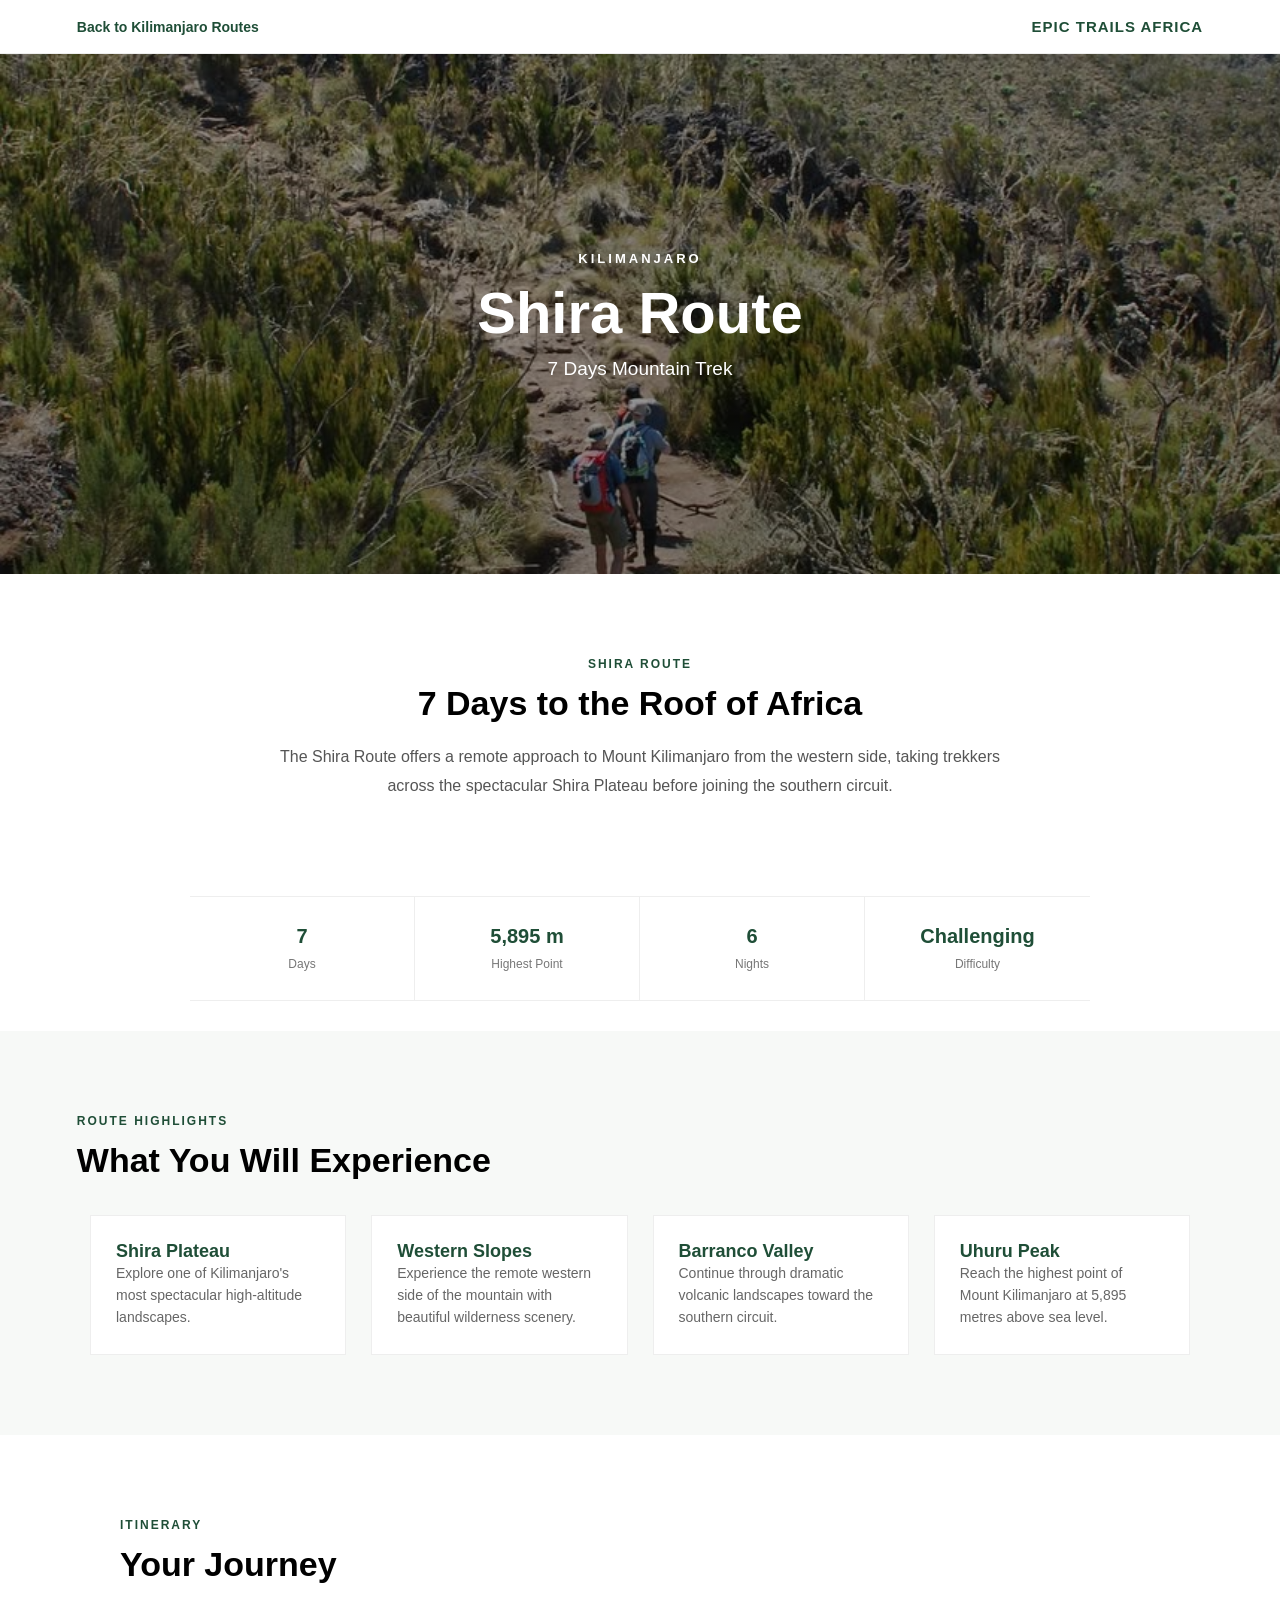
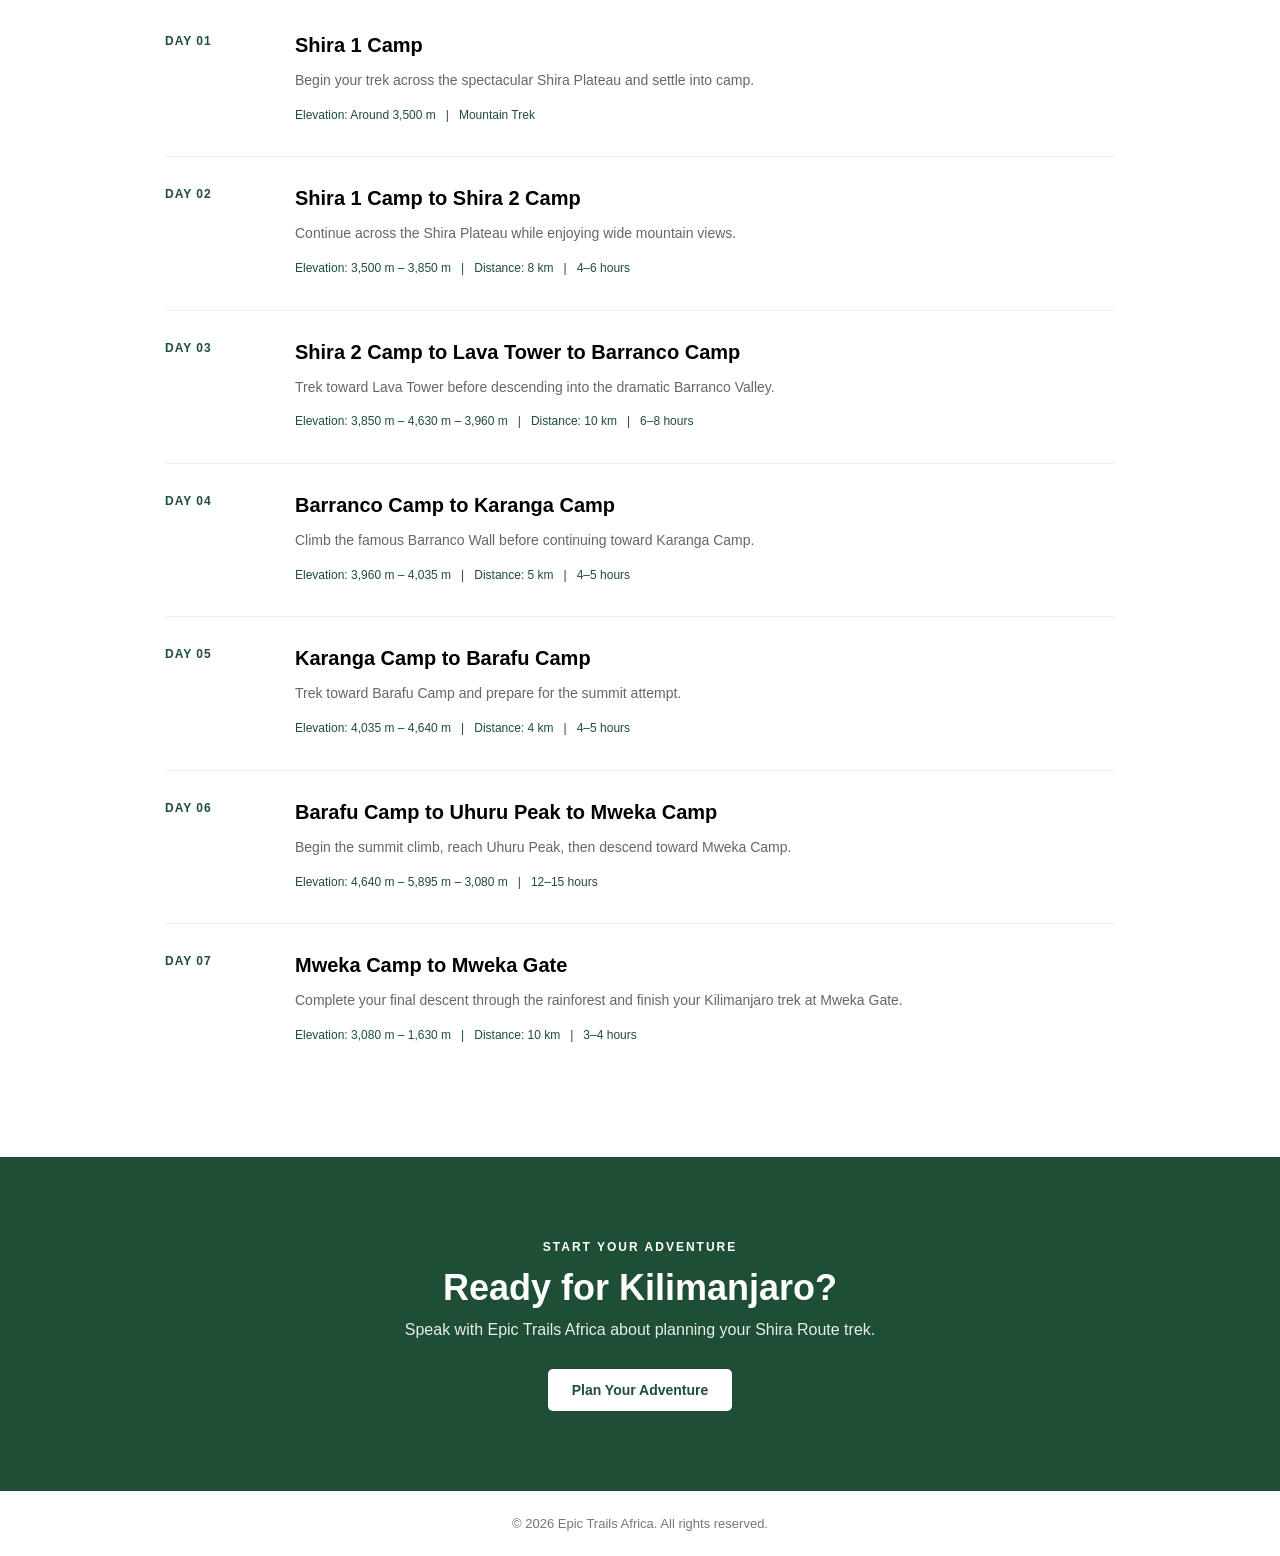
<file: shira.html>
<!DOCTYPE html>
<html lang="en">
<head>
    <meta charset="UTF-8">
    <meta name="viewport" content="width=device-width, initial-scale=1.0">

    <title>Shira Route — Epic Trails Africa</title>

    <link rel="stylesheet" href="style.css">
</head>

<body>

<header class="route-header">
    <div class="route-nav">
        <a href="index.html#packages">Back to Kilimanjaro Routes</a>
        <span>EPIC TRAILS AFRICA</span>
    </div>
</header>


<section class="route-hero shira-hero">

    <div class="route-hero-overlay">
        <span>KILIMANJARO</span>

        <h1>Shira Route</h1>

        <p>7 Days Mountain Trek</p>
    </div>

</section>


<section class="route-intro">

    <span class="section-label">SHIRA ROUTE</span>

    <h2>7 Days to the Roof of Africa</h2>

    <p>
        The Shira Route offers a remote approach to Mount Kilimanjaro
        from the western side, taking trekkers across the spectacular
        Shira Plateau before joining the southern circuit.
    </p>

</section>


<section class="route-facts">

    <div class="fact">
        <strong>7</strong>
        <span>Days</span>
    </div>

    <div class="fact">
        <strong>5,895 m</strong>
        <span>Highest Point</span>
    </div>

    <div class="fact">
        <strong>6</strong>
        <span>Nights</span>
    </div>

    <div class="fact">
        <strong>Challenging</strong>
        <span>Difficulty</span>
    </div>

</section>


<section class="route-highlights">

    <span class="section-label">ROUTE HIGHLIGHTS</span>

    <h2>What You Will Experience</h2>

    <div class="highlights-grid">

        <div>
            <h3>Shira Plateau</h3>
            <p>
                Explore one of Kilimanjaro's most spectacular
                high-altitude landscapes.
            </p>
        </div>

        <div>
            <h3>Western Slopes</h3>
            <p>
                Experience the remote western side of the mountain
                with beautiful wilderness scenery.
            </p>
        </div>

        <div>
            <h3>Barranco Valley</h3>
            <p>
                Continue through dramatic volcanic landscapes
                toward the southern circuit.
            </p>
        </div>

        <div>
            <h3>Uhuru Peak</h3>
            <p>
                Reach the highest point of Mount Kilimanjaro
                at 5,895 metres above sea level.
            </p>
        </div>

    </div>

</section>


<section class="route-itinerary">

    <span class="section-label">ITINERARY</span>

    <h2>Your Journey</h2>

    <div class="itinerary-list">


        <div class="itinerary-day">
            <span>DAY 01</span>

            <div>
                <h3>Shira 1 Camp</h3>

                <p>
                    Begin your trek across the spectacular
                    Shira Plateau and settle into camp.
                </p>

                <small>
                    Elevation: Around 3,500 m
                    &nbsp; | &nbsp;
                    Mountain Trek
                </small>
            </div>
        </div>


        <div class="itinerary-day">
            <span>DAY 02</span>

            <div>
                <h3>Shira 1 Camp to Shira 2 Camp</h3>

                <p>
                    Continue across the Shira Plateau while
                    enjoying wide mountain views.
                </p>

                <small>
                    Elevation: 3,500 m – 3,850 m
                    &nbsp; | &nbsp;
                    Distance: 8 km
                    &nbsp; | &nbsp;
                    4–6 hours
                </small>
            </div>
        </div>


        <div class="itinerary-day">
            <span>DAY 03</span>

            <div>
                <h3>Shira 2 Camp to Lava Tower to Barranco Camp</h3>

                <p>
                    Trek toward Lava Tower before descending
                    into the dramatic Barranco Valley.
                </p>

                <small>
                    Elevation: 3,850 m – 4,630 m – 3,960 m
                    &nbsp; | &nbsp;
                    Distance: 10 km
                    &nbsp; | &nbsp;
                    6–8 hours
                </small>
            </div>
        </div>


        <div class="itinerary-day">
            <span>DAY 04</span>

            <div>
                <h3>Barranco Camp to Karanga Camp</h3>

                <p>
                    Climb the famous Barranco Wall before
                    continuing toward Karanga Camp.
                </p>

                <small>
                    Elevation: 3,960 m – 4,035 m
                    &nbsp; | &nbsp;
                    Distance: 5 km
                    &nbsp; | &nbsp;
                    4–5 hours
                </small>
            </div>
        </div>


        <div class="itinerary-day">
            <span>DAY 05</span>

            <div>
                <h3>Karanga Camp to Barafu Camp</h3>

                <p>
                    Trek toward Barafu Camp and prepare
                    for the summit attempt.
                </p>

                <small>
                    Elevation: 4,035 m – 4,640 m
                    &nbsp; | &nbsp;
                    Distance: 4 km
                    &nbsp; | &nbsp;
                    4–5 hours
                </small>
            </div>
        </div>


        <div class="itinerary-day">
            <span>DAY 06</span>

            <div>
                <h3>Barafu Camp to Uhuru Peak to Mweka Camp</h3>

                <p>
                    Begin the summit climb, reach Uhuru Peak,
                    then descend toward Mweka Camp.
                </p>

                <small>
                    Elevation: 4,640 m – 5,895 m – 3,080 m
                    &nbsp; | &nbsp;
                    12–15 hours
                </small>
            </div>
        </div>


        <div class="itinerary-day">
            <span>DAY 07</span>

            <div>
                <h3>Mweka Camp to Mweka Gate</h3>

                <p>
                    Complete your final descent through the rainforest
                    and finish your Kilimanjaro trek at Mweka Gate.
                </p>

                <small>
                    Elevation: 3,080 m – 1,630 m
                    &nbsp; | &nbsp;
                    Distance: 10 km
                    &nbsp; | &nbsp;
                    3–4 hours
                </small>
            </div>
        </div>


    </div>

</section>


<section class="route-booking">

    <span class="section-label">START YOUR ADVENTURE</span>

    <h2>Ready for Kilimanjaro?</h2>

    <p>
        Speak with Epic Trails Africa about planning your Shira Route trek.
    </p>

    <a href="index.html#contact">
        Plan Your Adventure
    </a>

</section>


<footer>
    <p>© 2026 Epic Trails Africa. All rights reserved.</p>
</footer>

</body>
</html>
</file>
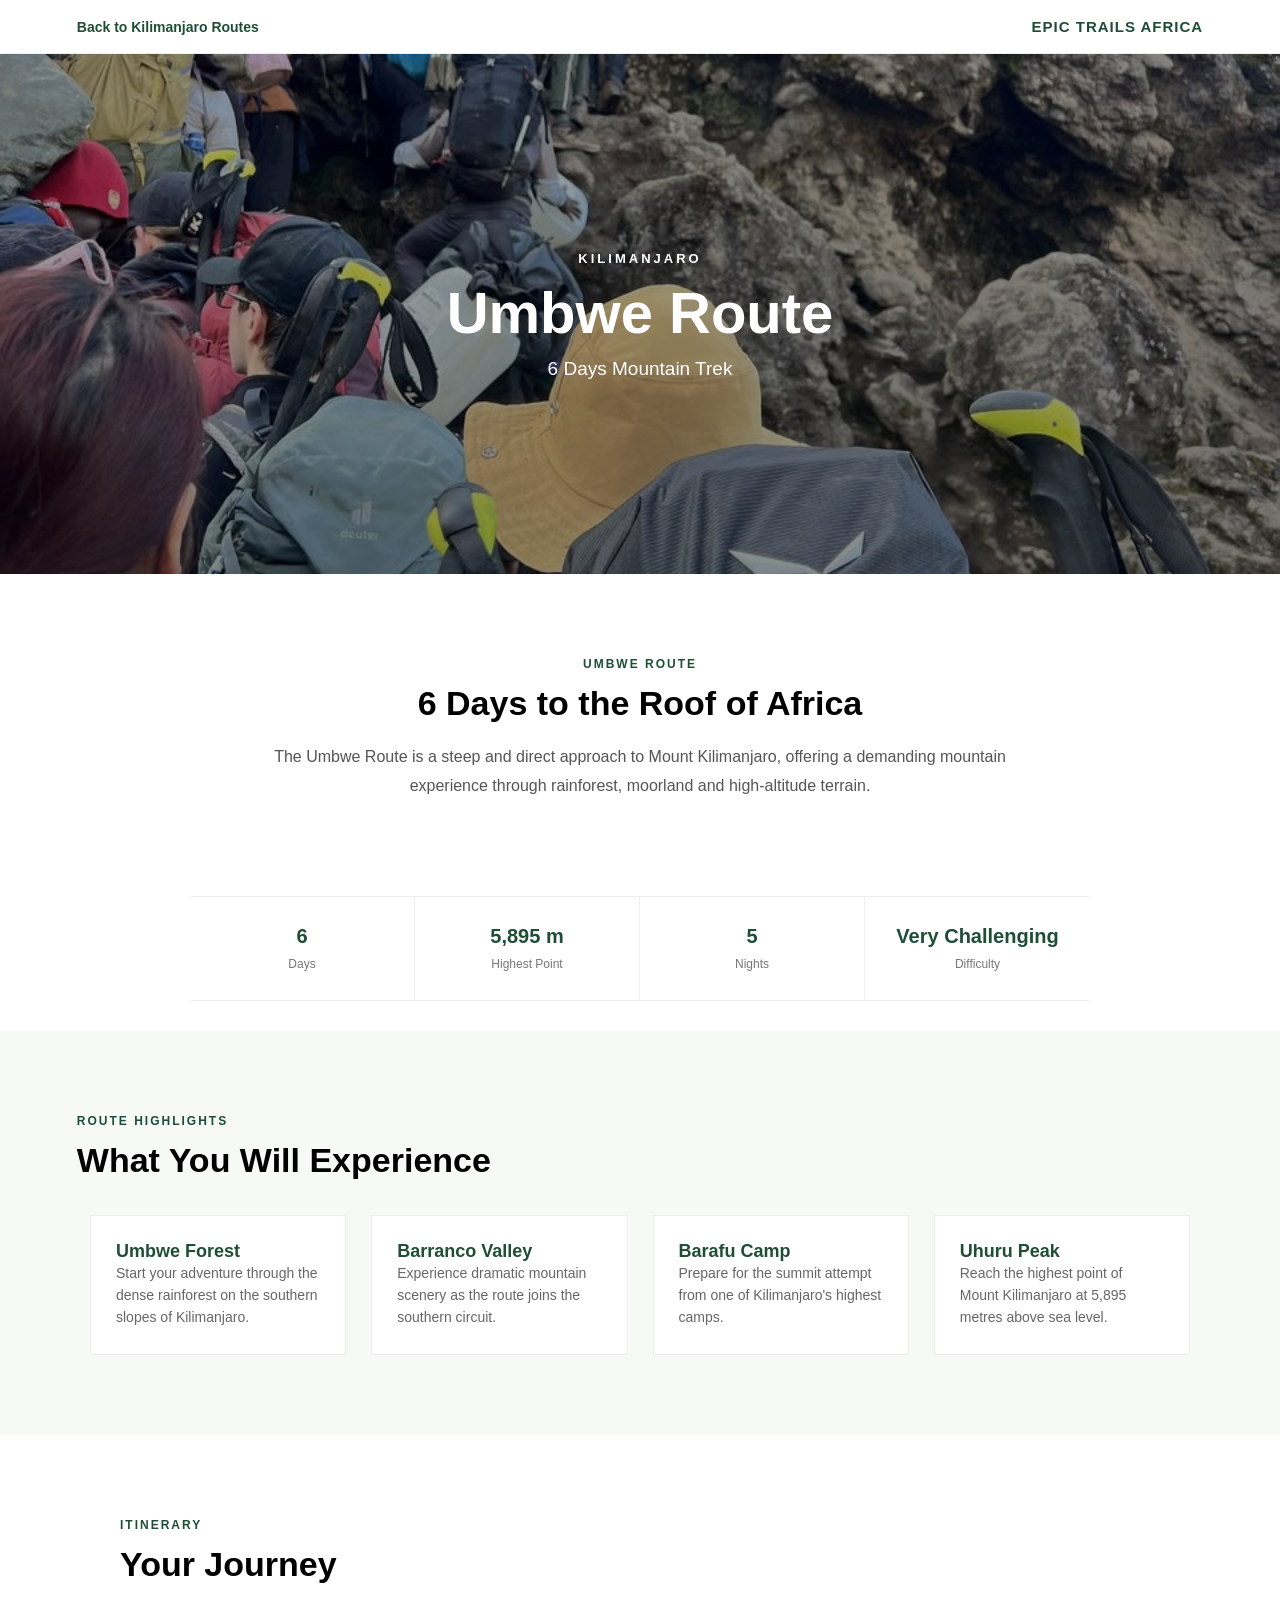
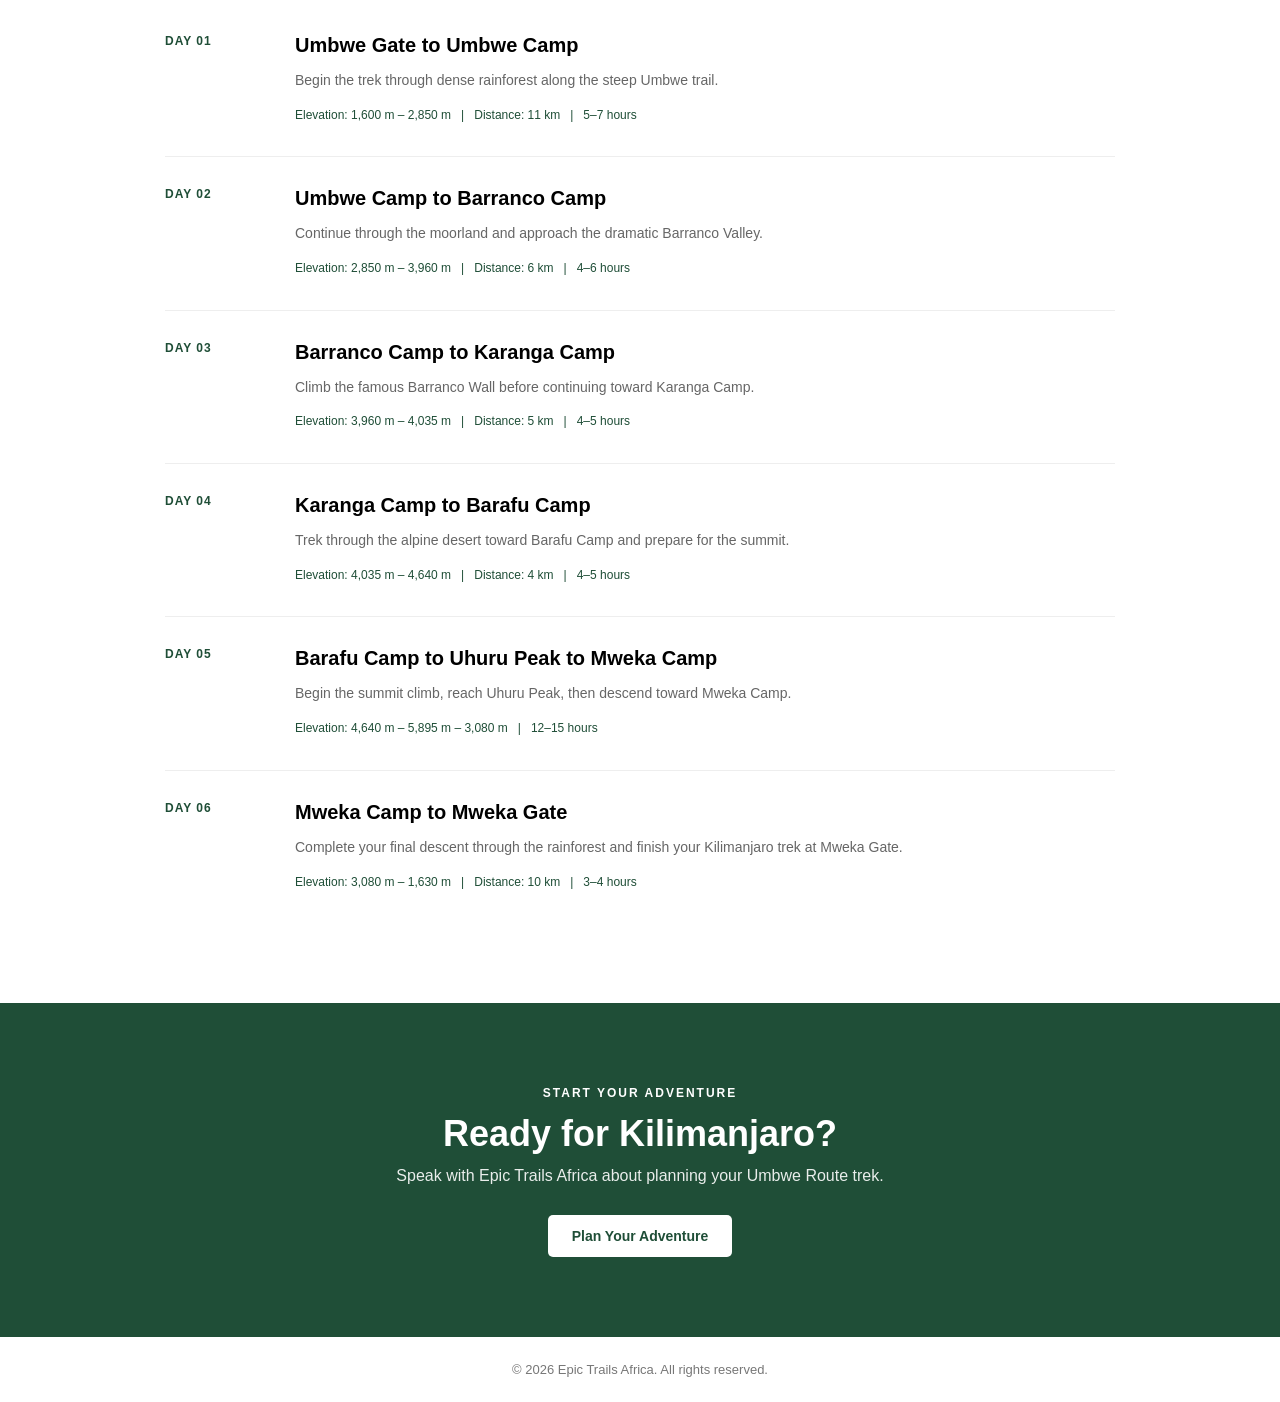
<file: umbwe.html>
<!DOCTYPE html>
<html lang="en">
<head>
    <meta charset="UTF-8">
    <meta name="viewport" content="width=device-width, initial-scale=1.0">

    <title>Umbwe Route — Epic Trails Africa</title>

    <link rel="stylesheet" href="style.css">
</head>

<body>

<header class="route-header">
    <div class="route-nav">
        <a href="index.html#packages">Back to Kilimanjaro Routes</a>
        <span>EPIC TRAILS AFRICA</span>
    </div>
</header>


<section class="route-hero umbwe-hero">

    <div class="route-hero-overlay">
        <span>KILIMANJARO</span>

        <h1>Umbwe Route</h1>

        <p>6 Days Mountain Trek</p>
    </div>

</section>


<section class="route-intro">

    <span class="section-label">UMBWE ROUTE</span>

    <h2>6 Days to the Roof of Africa</h2>

    <p>
        The Umbwe Route is a steep and direct approach to Mount Kilimanjaro,
        offering a demanding mountain experience through rainforest,
        moorland and high-altitude terrain.
    </p>

</section>


<section class="route-facts">

    <div class="fact">
        <strong>6</strong>
        <span>Days</span>
    </div>

    <div class="fact">
        <strong>5,895 m</strong>
        <span>Highest Point</span>
    </div>

    <div class="fact">
        <strong>5</strong>
        <span>Nights</span>
    </div>

    <div class="fact">
        <strong>Very Challenging</strong>
        <span>Difficulty</span>
    </div>

</section>


<section class="route-highlights">

    <span class="section-label">ROUTE HIGHLIGHTS</span>

    <h2>What You Will Experience</h2>

    <div class="highlights-grid">

        <div>
            <h3>Umbwe Forest</h3>
            <p>
                Start your adventure through the dense rainforest
                on the southern slopes of Kilimanjaro.
            </p>
        </div>

        <div>
            <h3>Barranco Valley</h3>
            <p>
                Experience dramatic mountain scenery as the route
                joins the southern circuit.
            </p>
        </div>

        <div>
            <h3>Barafu Camp</h3>
            <p>
                Prepare for the summit attempt from one of
                Kilimanjaro's highest camps.
            </p>
        </div>

        <div>
            <h3>Uhuru Peak</h3>
            <p>
                Reach the highest point of Mount Kilimanjaro
                at 5,895 metres above sea level.
            </p>
        </div>

    </div>

</section>


<section class="route-itinerary">

    <span class="section-label">ITINERARY</span>

    <h2>Your Journey</h2>

    <div class="itinerary-list">


        <div class="itinerary-day">
            <span>DAY 01</span>

            <div>
                <h3>Umbwe Gate to Umbwe Camp</h3>

                <p>
                    Begin the trek through dense rainforest
                    along the steep Umbwe trail.
                </p>

                <small>
                    Elevation: 1,600 m – 2,850 m
                    &nbsp; | &nbsp;
                    Distance: 11 km
                    &nbsp; | &nbsp;
                    5–7 hours
                </small>
            </div>
        </div>


        <div class="itinerary-day">
            <span>DAY 02</span>

            <div>
                <h3>Umbwe Camp to Barranco Camp</h3>

                <p>
                    Continue through the moorland and approach
                    the dramatic Barranco Valley.
                </p>

                <small>
                    Elevation: 2,850 m – 3,960 m
                    &nbsp; | &nbsp;
                    Distance: 6 km
                    &nbsp; | &nbsp;
                    4–6 hours
                </small>
            </div>
        </div>


        <div class="itinerary-day">
            <span>DAY 03</span>

            <div>
                <h3>Barranco Camp to Karanga Camp</h3>

                <p>
                    Climb the famous Barranco Wall before
                    continuing toward Karanga Camp.
                </p>

                <small>
                    Elevation: 3,960 m – 4,035 m
                    &nbsp; | &nbsp;
                    Distance: 5 km
                    &nbsp; | &nbsp;
                    4–5 hours
                </small>
            </div>
        </div>


        <div class="itinerary-day">
            <span>DAY 04</span>

            <div>
                <h3>Karanga Camp to Barafu Camp</h3>

                <p>
                    Trek through the alpine desert toward Barafu Camp
                    and prepare for the summit.
                </p>

                <small>
                    Elevation: 4,035 m – 4,640 m
                    &nbsp; | &nbsp;
                    Distance: 4 km
                    &nbsp; | &nbsp;
                    4–5 hours
                </small>
            </div>
        </div>


        <div class="itinerary-day">
            <span>DAY 05</span>

            <div>
                <h3>Barafu Camp to Uhuru Peak to Mweka Camp</h3>

                <p>
                    Begin the summit climb, reach Uhuru Peak,
                    then descend toward Mweka Camp.
                </p>

                <small>
                    Elevation: 4,640 m – 5,895 m – 3,080 m
                    &nbsp; | &nbsp;
                    12–15 hours
                </small>
            </div>
        </div>


        <div class="itinerary-day">
            <span>DAY 06</span>

            <div>
                <h3>Mweka Camp to Mweka Gate</h3>

                <p>
                    Complete your final descent through the rainforest
                    and finish your Kilimanjaro trek at Mweka Gate.
                </p>

                <small>
                    Elevation: 3,080 m – 1,630 m
                    &nbsp; | &nbsp;
                    Distance: 10 km
                    &nbsp; | &nbsp;
                    3–4 hours
                </small>
            </div>
        </div>


    </div>

</section>


<section class="route-booking">

    <span class="section-label">START YOUR ADVENTURE</span>

    <h2>Ready for Kilimanjaro?</h2>

    <p>
        Speak with Epic Trails Africa about planning your Umbwe Route trek.
    </p>

    <a href="index.html#contact">
        Plan Your Adventure
    </a>

</section>


<footer>
    <p>© 2026 Epic Trails Africa. All rights reserved.</p>
</footer>

</body>
</html>
</file>
<file: style.css>
/* ===== GENERAL ===== */

* {
    margin: 0;
    padding: 0;
    box-sizing: border-box;
}

body {
    font-family: Arial, sans-serif;
}


/* ===== NAVBAR ===== */

.navbar {
    width: 100%;
    height: 80px;
    padding: 0 60px;
    box-sizing: border-box;

    display: flex;
    align-items: center;
    justify-content: space-between;

    background: white;
    position: relative;
    z-index: 1000;
}

.logo img {
    width: 120px;
    height: auto;
    display: block;
}

nav {
    display: flex;
    gap: 30px;
}

nav a {
    text-decoration: none;
    color: #222;
    font-size: 16px;
}

.menu-toggle {
    display: none;
}


/* ===== MOBILE ===== */

@media (max-width: 768px) {

    .navbar {
        height: 70px;
        padding: 0 20px;
    }

    .logo img {
        width: 90px;
    }

    .menu-toggle {
        display: block;
        order: 2;
        border: none;
        background: none;
        font-size: 28px;
        cursor: pointer;
        padding: 5px;
        color: #222;
    }

    nav {
        display: none;
    }

    nav.active {
        display: flex;
        position: absolute;
        top: 70px;
        right: 20px;
        flex-direction: column;
        gap: 0;
        background: white;
        padding: 10px 20px;
        box-shadow: 0 10px 30px rgba(0,0,0,0.12);
        border-radius: 10px;
    }

    nav.active a {
        padding: 12px 5px;
    }

}

nav a {
    text-decoration: none;
    color: #222;
    font-size: 16px;
}
/* ===== HERO SECTION ===== */

.hero {
    min-height: calc(100vh - 80px);
    display: flex;
    align-items: center;
    padding: 80px 60px;

    background-image:
        linear-gradient(rgba(0, 0, 0, 0.35), rgba(0, 0, 0, 0.35)),
        url("images/hero/hero1.jpeg/WhatsApp\ Image\ 2026-09-21\ at\ 09.48.36.jpeg");

    background-size: cover;
    background-position: center;
}

.hero-content {
    max-width: 700px;
    color: white;
}

.hero-subtitle {
    font-size: 14px;
    letter-spacing: 3px;
    font-weight: bold;
    margin-bottom: 20px;
}

.hero h1 {
    font-size: 64px;
    line-height: 1.05;
    margin-bottom: 25px;
}

.hero-text {
    font-size: 18px;
    line-height: 1.7;
    max-width: 600px;
    margin-bottom: 35px;
}

.hero-buttons {
    display: flex;
    gap: 15px;
}

.btn {
    display: inline-block;
    padding: 15px 28px;
    text-decoration: none;
    font-weight: bold;
    border-radius: 3px;
}

.primary-btn {
    background: #1f5c3a;
    color: white;
}

.secondary-btn {
    border: 1px solid white;
    color: white;
}
/* ABOUT US */

.about {
    position: relative;
    width: 100%;
    padding: 100px 0;
    background: #f7f8f5;

}

.about-image {
    position: relative;
    width: 100%;
    max-width: none;
    height: 600px;
    margin: 0 auto;
    overflow: hidden;
}

.about-image img {
    width: 100%;
    height: 100%;
    object-fit: cover;
    display: block;
}

/* DARK OVERLAY */

.about-image::after {
    content: "";
    position: absolute;
    inset: 0;
    background: linear-gradient(
        90deg,
        rgba(0, 0, 0, 0.72),
        rgba(0, 0, 0, 0.35),
        rgba(0, 0, 0, 0.10)
    );
}

/* TEXT OVER IMAGE */

.about-overlay {
    position: absolute;
    z-index: 2;
    top: 50%;
    left: 12%;
    transform: translateY(-50%);
    max-width: 600px;
    color: #fff;
}

.about-overlay .section-label {
    color: #fff;
}

.about-overlay h2 {
    font-size: 56px;
    line-height: 1.05;
    margin: 15px 0 22px;
}

.about-overlay p {
    font-size: 17px;
    line-height: 1.7;
    margin: 0 0 15px;
    color: rgba(255, 255, 255, 0.9);
}

.about-button {
    display: inline-block;
    margin-top: 15px;
    padding: 13px 24px;
    background: #fff;
    color: #222;
    text-decoration: none;
    border-radius: 2px;
    font-weight: 600;
}

/* PHONE */

@media (max-width: 600px) {

    .about {
        padding: 70px 20px;
    }

    .about-image {
        height: 650px;
    }

    .about-overlay {
        left: 25px;
        right: 25px;
    }

    .about-overlay h2 {
        font-size: 38px;
    }

    .about-overlay p {
        font-size: 15px;
    }
}
}
/* OUR EXPERIENCES */

.tours {
    padding: 110px 8%;
    background: #f7f8f5;
}

.tours-header {
    max-width: 650px;
    margin: 0 auto 55px;
    text-align: center;
}

.tours-header h2 {
    font-size: 44px;
    margin: 14px 0 16px;
    line-height: 1.1;
}

.tours-header p {
    color: #666;
    line-height: 1.7;
    font-size: 16px;
}

/* EXPERIENCE CARDS */

.tours-grid {
    max-width: 1200px;
    margin: auto;
    display: grid;
    grid-template-columns: repeat(3, 1fr);
    gap: 28px;
}

.tour-card {
    background: #fff;
    border-radius: 18px;
    overflow: hidden;
    box-shadow: 0 12px 35px rgba(0, 0, 0, 0.08);
    transition: transform 0.35s ease, box-shadow 0.35s ease;
}

.tour-card:hover {
    transform: translateY(-8px);
    box-shadow: 0 20px 45px rgba(0, 0, 0, 0.12);
}

/* IMAGE */

.tour-image {
    height: 280px;
    overflow: hidden;
}

.tour-image img {
    width: 100%;
    height: 100%;
    object-fit: cover;
    display: block;
    transition: transform 0.5s ease;
}

.tour-card:hover .tour-image img {
    transform: scale(1.06);
}

/* CONTENT */

.tour-content {
    padding: 30px 30px 32px;
}

.tour-content > span {
    font-size: 11px;
    font-weight: 700;
    letter-spacing: 2px;
    color: #315c3b;
}

.tour-content h3 {
    font-size: 25px;
    margin: 11px 0 12px;
}

.tour-content p {
    color: #666;
    line-height: 1.7;
    margin-bottom: 20px;
}

.tour-content a {
    color: #315c3b;
    text-decoration: none;
    font-weight: 700;
    transition: opacity 0.3s ease;
}

.tour-content a:hover {
    opacity: 0.7;
}

/* PHONE */

@media (max-width: 768px) {

    .tours {
        padding: 75px 20px;
    }

    .tours-header {
        margin-bottom: 40px;
    }

    .tours-header h2 {
        font-size: 34px;
    }

    .tours-grid {
        grid-template-columns: 1fr;
        gap: 24px;
    }

    .tour-image {
        height: 270px;
    }

    .tour-content {
        padding: 25px;
    }

    .tour-content h3 {
        font-size: 22px;
    }
}
/* GALLERY */
.gallery {
    padding: 90px 8%;
    background: #ffffff;
}

.gallery-header {
    max-width: 650px;
    margin: 0 auto 50px;
    text-align: center;
}

.gallery-header h2 {
    font-size: 40px;
    margin: 12px 0 15px;
}

.gallery-header p {
    color: #666;
    line-height: 1.7;
}

.gallery-grid {
    max-width: 1200px;
    margin: auto;
    display: grid;
    grid-template-columns: 1.3fr 1fr 1fr;
    grid-auto-rows: 230px;
    gap: 15px;
}

.gallery-item {
    overflow: hidden;
}

.gallery-item img {
    width: 100%;
    height: 100%;
    object-fit: cover;
    transition: transform 0.4s ease;
}

.gallery-item:hover img {
    transform: scale(1.05);
}

.gallery-large {
    grid-row: span 2;
}

.gallery-wide {
    grid-column: span 2;
}

@media (max-width: 768px) {
    .gallery {
        padding: 65px 6%;
    }

    .gallery-header h2 {
        font-size: 32px;
    }

    .gallery-grid {
        grid-template-columns: 1fr 1fr;
        grid-auto-rows: 180px;
    }

    .gallery-large {
        grid-row: span 1;
    }

    .gallery-wide {
        grid-column: span 2;
    }
}/* CTA */
.cta {
    padding: 100px 8%;
    background: #315c3b;
    text-align: center;
}

.cta-content {
    max-width: 700px;
    margin: auto;
}

.cta .section-label {
    color: #ffffff;
}

.cta h2 {
    color: #ffffff;
    font-size: 42px;
    margin: 12px 0 15px;
}

.cta p {
    color: rgba(255,255,255,0.85);
    line-height: 1.7;
    margin-bottom: 30px;
}

.cta-button {
    display: inline-block;
    padding: 14px 28px;
    background: #ffffff;
    color: #315c3b;
    text-decoration: none;
    font-weight: 700;
    border-radius: 4px;
}

/* =========================================
   CONTACT — TALK TO AN EXPERT
========================================= */

.contact {
    padding: 120px 8%;
    background: #f7f8f5;
}

.contact-container {
    max-width: 1250px;
    margin: 0 auto;

    display: grid;
    grid-template-columns: 0.9fr 1.1fr;
    gap: 90px;

    align-items: center;
}

/* LEFT */

.contact-info {
    max-width: 520px;
}

.contact-info h2 {
    font-size: 58px;
    line-height: 1;
    margin: 15px 0 24px;
}

.contact-intro {
    color: #666;
    font-size: 17px;
    line-height: 1.75;
    max-width: 480px;
}

.expert-contact {
    margin-top: 45px;
    display: flex;
    flex-direction: column;
    gap: 22px;
}

.contact-card {
    padding: 20px 0;
    border-bottom: 1px solid rgba(49, 92, 59, 0.15);
}

.contact-label {
    display: block;
    font-size: 10px;
    font-weight: 800;
    letter-spacing: 2px;
    color: #315c3b;
    margin-bottom: 8px;
}

.contact-card a,
.contact-card strong {
    display: block;
    font-size: 21px;
    color: #222;
    text-decoration: none;
    font-weight: 700;
}

.contact-card a:hover {
    color: #315c3b;
}

.contact-card p {
    margin: 6px 0 0;
    color: #777;
    font-size: 14px;
}


/* RIGHT FORM */

.contact-form {
    background: #ffffff;
    padding: 45px;
    border-radius: 22px;
    box-shadow: 0 20px 55px rgba(0, 0, 0, 0.08);
}

.form-heading span {
    font-size: 10px;
    font-weight: 800;
    letter-spacing: 2px;
    color: #315c3b;
}

.form-heading h3 {
    font-size: 30px;
    margin: 10px 0 30px;
}

.contact-form form {
    display: flex;
    flex-direction: column;
    gap: 16px;
}

.form-row {
    display: grid;
    grid-template-columns: 1fr 1fr;
    gap: 16px;
}

.contact-form input,
.contact-form select,
.contact-form textarea {
    width: 100%;
    box-sizing: border-box;

    border: 1px solid #e2e5df;
    background: #fafbf9;

    padding: 15px 16px;

    font-family: inherit;
    font-size: 14px;

    border-radius: 6px;
    outline: none;

    transition: border-color 0.25s ease,
                background 0.25s ease;
}

.contact-form textarea {
    resize: vertical;
    min-height: 150px;
}

.contact-form input:focus,
.contact-form select:focus,
.contact-form textarea:focus {
    border-color: #315c3b;
    background: #ffffff;
}

.contact-form button {
    align-self: flex-start;

    margin-top: 5px;

    padding: 15px 25px;

    border: none;
    border-radius: 4px;

    background: #315c3b;
    color: #ffffff;

    font-family: inherit;
    font-size: 14px;
    font-weight: 700;

    cursor: pointer;

    transition: transform 0.25s ease,
                opacity 0.25s ease;
}

.contact-form button span {
    margin-left: 8px;
    font-size: 17px;
}

.contact-form button:hover {
    transform: translateY(-2px);
    opacity: 0.9;
}


/* =========================================
   MOBILE
========================================= */

@media (max-width: 768px) {

    .contact {
        padding: 80px 20px;
    }

    .contact-container {
        display: block;
    }

    .contact-info {
        max-width: none;
    }

    .contact-info h2 {
        font-size: 40px;
    }

    .contact-intro {
        font-size: 15px;
    }

    .expert-contact {
        margin-top: 30px;
        gap: 10px;
    }

    .contact-card {
        padding: 18px 0;
    }

    .contact-card a,
    .contact-card strong {
        font-size: 19px;
    }

    .contact-form {
        margin-top: 45px;
        padding: 25px 20px;
        border-radius: 16px;
    }

    .form-heading h3 {
        font-size: 25px;
    }

    .form-row {
        grid-template-columns: 1fr;
        gap: 16px;
    }

    .contact-form button {
        width: 100%;
        padding: 16px;
    }
}
/* =========================================
   EPIC TRAILS TANZANIA — FOOTER
========================================= */

.footer {
    background: #173322;
    color: #ffffff;
    padding: 80px 7% 25px;
}

.footer-container {
    max-width: 1250px;
    margin: 0 auto;

    display: grid;
    grid-template-columns: 2fr 1fr 1fr 1.2fr;
    gap: 60px;
}


/* BRAND */

.footer-brand {
    max-width: 430px;
}

.footer-kicker {
    display: block;
    margin-bottom: 18px;

    font-size: 11px;
    font-weight: 700;
    letter-spacing: 2px;

    color: rgba(255,255,255,0.55);
}

.footer-brand h3 {
    margin: 0 0 20px;

    font-size: 38px;
    line-height: 1.1;
}

.footer-brand p {
    margin: 0 0 25px;

    color: rgba(255,255,255,0.7);

    font-size: 15px;
    line-height: 1.7;
}

.footer-whatsapp {
    color: #ffffff;
    text-decoration: none;
    font-weight: 700;
    font-size: 14px;
}


/* COLUMNS */

.footer-column,
.footer-contact {
    display: flex;
    flex-direction: column;
    gap: 13px;
}

.footer-column h4,
.footer-contact h4 {
    margin: 0 0 10px;

    font-size: 11px;
    letter-spacing: 2px;
    text-transform: uppercase;

    color: rgba(255,255,255,0.55);
}

.footer-column a,
.footer-contact a,
.footer-contact p {
    margin: 0;

    color: rgba(255,255,255,0.75);

    font-size: 15px;
    line-height: 1.5;

    text-decoration: none;
}

.footer-column a:hover,
.footer-contact a:hover,
.footer-whatsapp:hover {
    color: #ffffff;
}


/* BOTTOM */

.footer-bottom {
    max-width: 1250px;
    margin: 65px auto 0;

    padding-top: 22px;

    border-top: 1px solid rgba(255,255,255,0.15);

    display: flex;
    justify-content: space-between;
    gap: 20px;
}

.footer-bottom p {
    margin: 0;

    color: rgba(255,255,255,0.45);

    font-size: 12px;
}


/* MOBILE */

@media (max-width: 600px) {

    .footer {
        padding: 65px 20px 25px;
    }

    .footer-container {
        display: flex;
        flex-direction: column;
        gap: 40px;
    }

    .footer-brand h3 {
        font-size: 34px;
    }

    .footer-bottom {
        margin-top: 45px;

        display: flex;
        flex-direction: column;
        gap: 8px;
    }
}

}/* KILIMANJARO PACKAGES */
.packages {
    padding: 90px 8%;
    background: #f7f8f5;
}

.packages-header {
    max-width: 650px;
    margin: 0 auto 50px;
    text-align: center;
}

.packages-header h2 {
    font-size: 40px;
    margin: 12px 0 15px;
}

.packages-header p {
    color: #666;
    line-height: 1.7;
}

.packages-grid {
    max-width: 1200px;
    margin: auto;
    display: grid;
    grid-template-columns: repeat(3, 1fr);
    gap: 25px;
}

.package-card {
    background: #ffffff;
    border: 1px solid #e5e5e5;
    transition: transform 0.3s ease, box-shadow 0.3s ease;
}

.package-card:hover {
    transform: translateY(-5px);
    box-shadow: 0 10px 25px rgba(0,0,0,0.08);
}

.package-content {
    padding: 30px;
}

.package-content > span {
    font-size: 11px;
    font-weight: 700;
    letter-spacing: 2px;
    color: #315c3b;
}

.package-content h3 {
    font-size: 23px;
    margin: 10px 0;
}

.package-content p {
    color: #666;
    line-height: 1.7;
    margin-bottom: 20px;
}

.package-content a {
    color: #315c3b;
    text-decoration: none;
    font-weight: 700;
}

@media (max-width: 900px) {
    .packages-grid {
        grid-template-columns: repeat(2, 1fr);
    }
}

@media (max-width: 768px) {
    .packages {
        padding: 65px 6%;
    }

    .packages-header h2 {
        font-size: 32px;
    }

    .packages-grid {
        grid-template-columns: 1fr;
    }
}
/* ===== PROFESSIONAL PACKAGES ===== */

.packages-grid {
    display: grid;
    grid-template-columns: repeat(3, 1fr);
    gap: 24px;
    max-width: 1100px;
    margin: 0 auto;
}

.package-card {
    background: #ffffff;
    border-radius: 14px;
    overflow: hidden;
    box-shadow: 0 6px 20px rgba(0, 0, 0, 0.08);
}

..package-image {
    width: 100%;
    height: 240px;
    overflow: hidden;
    position: relative;
}

.package-image img {
    width: 100%;
    height: 100%;
    object-fit: cover;
    object-position: center center;
    display: block;
}

/* PHONE */
@media (max-width: 600px) {

    .packages-grid {
        grid-template-columns: 1fr;
        gap: 24px;
        padding: 0 20px;
    }

    .package-image {
        height: 320px;
    }

    .package-image img {
        object-position: center 20%;
    }
}
}
}

/* ===== PHONE ===== */

@media (max-width: 600px) {
    .packages-grid {
        grid-template-columns: 1fr;
        gap: 20px;
    }

    .package-image {
        height: 210px;
    }
}
/* ===== EPIC TRAILS AFRICA BADGES ===== */

.package-image {
    position: relative;
}

.package-badge {
    position: absolute;
    top: 14px;
    left: 14px;
    display: flex;
    flex-direction: column;
    gap: 6px;
    z-index: 2;
}

.package-badge span,
.package-badge strong {
    background: rgba(31, 78, 55, 0.95);
    color: #ffffff;
    padding: 7px 11px;
    border-radius: 5px;
    font-size: 12px;
    width: fit-content;
    white-space: nowrap;
}

.package-badge strong {
    font-size: 13px;
    font-weight: 600;
}
/* ===== KILIMANJARO PACKAGE DETAILS ===== */

.package-details {
    max-width: 1100px;
    margin: 80px auto;
    padding: 0 20px;
}

.details-header {
    text-align: center;
    margin-bottom: 50px;
}

.details-header span {
    font-size: 12px;
    font-weight: 700;
    letter-spacing: 2px;
}

.details-header h2 {
    font-size: 36px;
    margin: 10px 0;
}

.details-header p {
    max-width: 650px;
    margin: 0 auto;
    line-height: 1.7;
}

/* ROUTE CARD */

.route-detail {
    background: #ffffff;
    border-radius: 16px;
    margin-bottom: 35px;
    padding: 45px;
    box-shadow: 0 8px 30px rgba(0, 0, 0, 0.07);
}

.route-detail-content {
    max-width: 850px;
    margin: 0 auto;
}

.route-detail-content > span {
    display: inline-block;
    background: rgba(31, 78, 55, 0.10);
    color: #1f4e37;
    padding: 7px 12px;
    border-radius: 5px;
    font-size: 12px;
    font-weight: 700;
    letter-spacing: 0.5px;
}

.route-detail h2 {
    font-size: 30px;
    margin: 15px 0 12px;
}

.route-detail p {
    line-height: 1.8;
    margin-bottom: 25px;
}

.route-detail h3 {
    font-size: 20px;
    margin-bottom: 15px;
}

.route-detail ul {
    list-style: none;
    padding: 0;
    margin: 0 0 30px;
}

.route-detail li {
    padding: 12px 0;
    border-bottom: 1px solid #eeeeee;
    line-height: 1.6;
}

.route-detail li:last-child {
    border-bottom: none;
}

/* BUTTON */

.route-button {
    display: inline-block;
    background: #1f4e37;
    color: #ffffff;
    text-decoration: none;
    padding: 12px 20px;
    border-radius: 6px;
    font-weight: 600;
    transition: 0.3s;
}

.route-button:hover {
    opacity: 0.85;
}

/* PHONE */

@media (max-width: 600px) {

    .package-details {
        margin: 55px auto;
        padding: 0 15px;
    }

    .details-header h2 {
        font-size: 28px;
    }

    .route-detail {
        padding: 25px 20px;
        border-radius: 12px;
    }

    .route-detail h2 {
        font-size: 25px;
    }

    .route-detail li {
        font-size: 14px;
    }
}
/* ===== PROFESSIONAL ROUTE ITINERARY ===== */

.itinerary-toggle {
    background: #1f4e37;
    color: #ffffff;
    border: none;
    padding: 11px 18px;
    border-radius: 6px;
    font-size: 14px;
    font-weight: 600;
    cursor: pointer;
    margin-top: 5px;
}

.itinerary-toggle:hover {
    opacity: 0.88;
}

.itinerary {
    display: none;
    margin-top: 20px;
    padding-top: 5px;
    border-top: 1px solid #e8e8e8;
}

.itinerary.show {
    display: block;
}

.itinerary-day {
    padding: 18px 0;
    border-bottom: 1px solid #eeeeee;
}

.itinerary-day:last-child {
    border-bottom: none;
}

.itinerary-day h4 {
    margin: 0 0 12px;
    color: #1f4e37;
    font-size: 16px;
    font-weight: 700;
}

.itinerary-info {
    display: flex;
    flex-wrap: wrap;
    gap: 8px;
    margin-bottom: 12px;
}

.itinerary-info span {
    background: #f4f7f5;
    color: #1f4e37;
    padding: 6px 9px;
    border-radius: 4px;
    font-size: 11px;
    font-weight: 600;
}

.itinerary-day p {
    margin: 0;
    line-height: 1.7;
    font-size: 14px;
    color: #555555;
}

/* PHONE */

@media (max-width: 600px) {

    .itinerary-toggle {
        width: 100%;
    }

    .itinerary-info {
        display: grid;
        grid-template-columns: 1fr 1fr;
    }

    .itinerary-info span {
        text-align: center;
    }

    .itinerary-day h4 {
        font-size: 15px;
    }
}
/* ===== MACHAME ROUTE PAGE ===== */

.route-header {
    background: #ffffff;
    border-bottom: 1px solid #eeeeee;
    padding: 18px 6%;
}

.route-nav {
    max-width: 1150px;
    margin: auto;
    display: flex;
    justify-content: space-between;
    align-items: center;
}

.route-nav a {
    color: #1f4e37;
    text-decoration: none;
    font-size: 14px;
    font-weight: 600;
}

.route-nav span {
    color: #1f4e37;
    font-size: 15px;
    font-weight: 700;
    letter-spacing: 1px;
}


/* HERO */

.route-hero {
    min-height: 520px;
    background-image:
        linear-gradient(
            rgba(0, 0, 0, 0.35),
            rgba(0, 0, 0, 0.45)
        ),
        url("/packages/images/Machame.jpeg");

    background-size: cover;
    background-position: center;
    display: flex;
    align-items: center;
    justify-content: center;
    text-align: center;
}

.route-hero-overlay {
    color: #ffffff;
}

.route-hero-overlay span {
    font-size: 13px;
    letter-spacing: 3px;
    font-weight: 600;
}

.route-hero-overlay h1 {
    font-size: 58px;
    margin: 12px 0;
}

.route-hero-overlay p {
    font-size: 19px;
}


/* GENERAL CONTAINER */

.route-intro,
.route-highlights,
.route-itinerary {
    max-width: 1100px;
    margin: 0 auto;
    padding: 80px 30px;
}

.route-intro {
    text-align: center;
}

.route-intro h2,
.route-highlights h2,
.route-itinerary h2 {
    font-size: 34px;
    margin: 12px 0 20px;
}

.route-intro > p {
    max-width: 760px;
    margin: 0 auto 15px;
    line-height: 1.8;
    color: #555555;
}


/* SECTION LABEL */

.route-intro .section-label,
.route-highlights .section-label,
.route-itinerary .section-label,
.route-booking .section-label {
    color: #1f4e37;
    font-size: 12px;
    font-weight: 700;
    letter-spacing: 2px;
}


/* FACTS */

.route-facts {
    max-width: 900px;
    margin: 0 auto 30px;
    display: grid;
    grid-template-columns: repeat(4, 1fr);
    border-top: 1px solid #eeeeee;
    border-bottom: 1px solid #eeeeee;
}

.fact {
    padding: 28px 15px;
    text-align: center;
    border-right: 1px solid #eeeeee;
}

.fact:last-child {
    border-right: none;
}

.fact strong {
    display: block;
    color: #1f4e37;
    font-size: 20px;
    margin-bottom: 6px;
}

.fact span {
    color: #777777;
    font-size: 12px;
}


/* HIGHLIGHTS */

.route-highlights {
    background: #f7f9f7;
    max-width: none;
    padding-left: 6%;
    padding-right: 6%;
}

.route-highlights > * {
    max-width: 1100px;
    margin-left: auto;
    margin-right: auto;
}

.highlights-grid {
    display: grid;
    grid-template-columns: repeat(4, 1fr);
    gap: 25px;
    margin-top: 35px;
}

.highlights-grid > div {
    background: #ffffff;
    padding: 25px;
    border: 1px solid #eeeeee;
}

.highlights-grid h3 {
    margin-top: 0;
    color: #1f4e37;
    font-size: 18px;
}

.highlights-grid p {
    color: #666666;
    line-height: 1.6;
    font-size: 14px;
}


/* ITINERARY */

.itinerary-list {
    margin-top: 40px;
}

.itinerary-day {
    display: grid;
    grid-template-columns: 100px 1fr;
    gap: 30px;
    padding: 30px 0;
    border-bottom: 1px solid #eeeeee;
}

.itinerary-day > span {
    color: #1f4e37;
    font-size: 12px;
    font-weight: 700;
    letter-spacing: 1px;
}

.itinerary-day h3 {
    margin: 0 0 12px;
    font-size: 20px;
}

.itinerary-day p {
    margin: 0 0 12px;
    color: #666666;
    line-height: 1.7;
}

.itinerary-day small {
    color: #1f4e37;
    font-size: 12px;
    line-height: 1.8;
}


/* BOOKING */

.route-booking {
    background: #1f4e37;
    color: #ffffff;
    text-align: center;
    padding: 80px 30px;
}

.route-booking .section-label {
    color: #ffffff;
}

.route-booking h2 {
    font-size: 36px;
    margin: 12px 0;
}

.route-booking p {
    margin-bottom: 30px;
    opacity: 0.9;
}

.route-booking a {
    display: inline-block;
    background: #ffffff;
    color: #1f4e37;
    text-decoration: none;
    padding: 13px 24px;
    border-radius: 5px;
    font-weight: 700;
    font-size: 14px;
}


/* FOOTER */

.site-footer,
footer {
    text-align: center;
    padding: 25px;
    background: #ffffff;
    color: #777777;
    font-size: 13px;
}


/* PHONE */

@media (max-width: 700px) {

    .route-nav {
        gap: 15px;
    }

    .route-nav span {
        font-size: 12px;
    }

    .route-hero {
        min-height: 430px;
    }

    .route-hero-overlay h1 {
        font-size: 40px;
    }

    .route-facts {
        grid-template-columns: repeat(2, 1fr);
    }

    .fact:nth-child(2) {
        border-right: none;
    }

    .fact:nth-child(1),
    .fact:nth-child(2) {
        border-bottom: 1px solid #eeeeee;
    }

    .route-intro,
    .route-highlights,
    .route-itinerary {
        padding: 60px 20px;
    }

    .route-intro h2,
    .route-highlights h2,
    .route-itinerary h2 {
        font-size: 28px;
    }

    .highlights-grid {
        grid-template-columns: 1fr;
    }

    .itinerary-day {
        grid-template-columns: 1fr;
        gap: 10px;
    }

    .itinerary-day h3 {
        font-size: 18px;
    }

    .route-booking h2 {
        font-size: 28px;
    }
}.route-hero {
    min-height: 520px;
    background-image:
        linear-gradient(
            rgba(0, 0, 0, 0.35),
            rgba(0, 0, 0, 0.45)
        ),
        url("/packages/images/Machame.jpeg");

    background-size: cover;
    background-position: center 90%;
    display: flex;
    align-items: center;
    justify-content: center;
    text-align: center;
}
/* ===== MARANGU ROUTE PAGE ===== */

.marangu-hero {
    background-image:
        linear-gradient(
            rgba(0, 0, 0, 0.35),
            rgba(0, 0, 0, 0.45)
        ),
        url("/packages/images/Marangu 2.jpeg");

    background-size: cover;
    background-position: center 90%;
}
/* ===== LEMOSHO ROUTE PAGE ===== */

.lemosho-hero {
    background-image:
        linear-gradient(
            rgba(0, 0, 0, 0.35),
            rgba(0, 0, 0, 0.45)
        ),
        url("/packages/images/Lemosho.jpeg");

    background-size: cover;
    background-position: center 50%;
}
/* ===== RONGAI ROUTE PAGE ===== */

.rongai-hero {
    background-image:
        linear-gradient(
            rgba(0, 0, 0, 0.35),
            rgba(0, 0, 0, 0.45)
        ),
        url("/packages/images/Rongai.jpeg");

    background-size: cover;
    background-position: center 75%;
}
/* ===== NORTHERN CIRCUIT ROUTE PAGE ===== */

.northern-hero {
    background-image:
        linear-gradient(
            rgba(0, 0, 0, 0.35),
            rgba(0, 0, 0, 0.45)
        ),
        url("/packages/images/Northern Circuit.jpeg");

    background-size: cover;
    background-position: center 50%;
}
/* ===== UMBWE ROUTE PAGE ===== */

.umbwe-hero {
    background-image:
        linear-gradient(
            rgba(0, 0, 0, 0.35),
            rgba(0, 0, 0, 0.45)
        ),
        url("/packages/images/Umbwe 1.jpeg");

    background-size: cover;
    background-position: center 65%;
}
/* ===== SHIRA ROUTE PAGE ===== */

.shira-hero {
    background-image:
        linear-gradient(
            rgba(0, 0, 0, 0.35),
            rgba(0, 0, 0, 0.45)
        ),
        url("/packages/images/Shira.jpeg");

    background-size: cover;
    background-position: center 55%;
}
/* WHY CHOOSE US */

.why-us {
    padding: 110px 8%;
    background: #f7f7f2;
}

.why-header {
    max-width: 430px;
    margin-bottom: 0;
}

.why-header h2 {
    font-size: 52px;
    line-height: 1.05;
    margin: 14px 0 20px;
}

.why-header p {
    font-size: 17px;
    line-height: 1.7;
    color: #666;
}

/* MAIN LAYOUT */

.why-us {
    display: grid;
    grid-template-columns: 0.8fr 1.4fr;
    gap: 100px;
    align-items: center;
}

.why-grid {
    display: grid;
    grid-template-columns: repeat(2, 1fr);
    gap: 55px 45px;
}

/* EACH ILLUSTRATION */

.why-item {
    display: flex;
    flex-direction: column;
    align-items: flex-start;
}

.why-illustration {
    width: 150px;
    height: 150px;
    margin-bottom: 22px;
    display: flex;
    align-items: center;
    justify-content: center;
    overflow: hidden;
}

.why-illustration img {
    width: 100%;
    height: 100%;
    object-fit: contain;
}

.why-item h3 {
    margin: 0 0 9px;
    font-size: 21px;
}

.why-item p {
    margin: 0;
    color: #666;
    line-height: 1.6;
    font-size: 15px;
    max-width: 280px;
}

/* PHONE */

@media (max-width: 600px) {

    .why-us {
        display: block;
        padding: 75px 20px;
    }

    .why-header {
        margin-bottom: 45px;
    }

    .why-header h2 {
        font-size: 38px;
    }

    .why-grid {
        grid-template-columns: 1fr 1fr;
        gap: 40px 20px;
    }

    .why-illustration {
        width: 105px;
        height: 105px;
        margin-bottom: 16px;
    }

    .why-item h3 {
        font-size: 17px;
    }

    .why-item p {
        font-size: 14px;
    }
}
/* WILDLIFE & SAFARI */

.wildlife {
    padding: 110px 8%;
    background: #ffffff;
}

.wildlife-header {
    max-width: 650px;
    margin: 0 auto 55px;
    text-align: center;
}

.wildlife-header h2 {
    font-size: 44px;
    line-height: 1.1;
    margin: 14px 0 16px;
}

.wildlife-header p {
    color: #666;
    line-height: 1.7;
    font-size: 16px;
}

/* SAFARI CARDS */

.wildlife-grid {
    max-width: 1200px;
    margin: auto;
    display: grid;
    grid-template-columns: repeat(3, 1fr);
    gap: 28px;
}

.wildlife-card {
    background: #fff;
    border-radius: 28px;
    overflow: hidden;
    box-shadow: 0 18px 45px rgba(0, 0, 0, 0.10);
    border: 1px solid rgba(49, 92, 59, 0.08);
    transition: transform 0.35s ease, box-shadow 0.35s ease;
}

.wildlife-card:hover {
    transform: translateY(-8px);
    box-shadow: 0 22px 50px rgba(0, 0, 0, 0.13);
}

/* SAFARI IMAGE */

.wildlife-image {
    height: 280px;
    overflow: hidden;
}

.wildlife-image img {
    width: 100%;
    height: 100%;
    object-fit: cover;
    display: block;
    transition: transform 0.5s ease;
}

.wildlife-card:hover .wildlife-image img {
    transform: scale(1.06);
}

/* SAFARI CONTENT */

/* WILDLIFE & SAFARI */

.wildlife {
    padding: 110px 8%;
    background: #ffffff;
}

.wildlife-header {
    max-width: 650px;
    margin: 0 auto 55px;
    text-align: center;
}

.wildlife-header h2 {
    font-size: 44px;
    line-height: 1.1;
    margin: 14px 0 16px;
}

.wildlife-header p {
    color: #666;
    line-height: 1.7;
    font-size: 16px;
}

.wildlife-grid {
    max-width: 1200px;
    margin: auto;
    display: grid;
    grid-template-columns: repeat(3, 1fr);
    gap: 28px;
}

.wildlife-card {
    background: #fff;
    border-radius: 28px;
    overflow: hidden;
    box-shadow: 0 18px 45px rgba(0, 0, 0, 0.10);
    border: 1px solid rgba(49, 92, 59, 0.08);
    transition: transform 0.35s ease, box-shadow 0.35s ease;
}

.wildlife-card:hover {
    transform: translateY(-8px);
    box-shadow: 0 22px 50px rgba(0, 0, 0, 0.13);
}

.wildlife-image {
    height: 280px;
    overflow: hidden;
}

.wildlife-image img {
    width: 100%;
    height: 100%;
    object-fit: cover;
    display: block;
    transition: transform 0.5s ease;
}

.wildlife-card:hover .wildlife-image img {
    transform: scale(1.06);
}

.wildlife-content {
    padding: 30px 30px 34px;
}

.wildlife-content > span {
    font-size: 11px;
    font-weight: 700;
    letter-spacing: 2px;
    color: #315c3b;
}

.wildlife-content h3 {
    font-size: 24px;
    margin: 11px 0 12px;
    line-height: 1.2;
}

.wildlife-content p {
    color: #666;
    line-height: 1.7;
    margin-bottom: 20px;
}

.wildlife-content a {
    color: #315c3b;
    text-decoration: none;
    font-weight: 700;
    transition: opacity 0.3s ease;
}

.wildlife-content a:hover {
    opacity: 0.7;
}

@media (max-width: 768px) {

    .wildlife {
        padding: 75px 20px;
    }

    .wildlife-header {
        margin-bottom: 40px;
    }

    .wildlife-header h2 {
        font-size: 34px;
    }

    .wildlife-grid {
        grid-template-columns: 1fr;
        gap: 24px;
    }

    .wildlife-image {
        height: 270px;
    }

    .wildlife-content {
        padding: 25px;
    }

    .wildlife-content h3 {
        font-size: 22px;
    }
}
/* =========================================
   EPIC TRAILS — EDITORIAL GALLERY
========================================= */

.gallery {
    padding: 120px 7%;
    background: #f7f8f5;
}

.gallery-header {
    max-width: 720px;
    margin: 0 auto 65px;
    text-align: center;
}

.gallery-header h2 {
    font-size: 48px;
    line-height: 1.05;
    margin: 14px 0 18px;
}

.gallery-header p {
    color: #666;
    line-height: 1.7;
    font-size: 16px;
}

/* MAIN GALLERY */

.gallery-grid {
    max-width: 1250px;
    margin: 0 auto;

    display: grid;
    grid-template-columns: 1.15fr 0.85fr 1fr;
    grid-template-rows: 300px 300px 260px;

    gap: 18px;
}

.gallery-item {
    position: relative;
    overflow: hidden;
    border-radius: 6px;
}

.gallery-item img {
    width: 100%;
    height: 100%;
    object-fit: cover;
    display: block;

    transition: transform 0.7s ease;
}

.gallery-item:hover img {
    transform: scale(1.05);
}

/* KILIMANJARO — LARGE */

.gallery-item:nth-child(1) {
    grid-column: 1;
    grid-row: 1 / 3;
}

/* CLOSE UP */

.gallery-item:nth-child(2) {
    grid-column: 2;
    grid-row: 1;
}

/* CLOSE CALL — TALL */

.gallery-item:nth-child(3) {
    grid-column: 3;
    grid-row: 1 / 3;
}

/* MAASINDA */

.gallery-item:nth-child(4) {
    grid-column: 2;
    grid-row: 2;
}

/* ZANZIBAR — WIDE */

.gallery-item:nth-child(5) {
    grid-column: 1 / 3;
    grid-row: 3;
}


/* =========================================
   MOBILE
========================================= */

@media (max-width: 768px) {

    .gallery {
        padding: 80px 18px;
    }

    .gallery-header {
        margin-bottom: 38px;
    }

    .gallery-header h2 {
        font-size: 34px;
    }

    .gallery-header p {
        font-size: 15px;
        line-height: 1.6;
    }

    .gallery-grid {
        display: grid;

        grid-template-columns: 1fr 1fr;
        grid-template-rows:
            280px
            220px
            220px
            280px;

        gap: 12px;
    }

    /* KILIMANJARO */

    .gallery-item:nth-child(1) {
        grid-column: 1 / 3;
        grid-row: 1;
    }

    /* CLOSE UP */

    .gallery-item:nth-child(2) {
        grid-column: 1;
        grid-row: 2;
    }

    /* CLOSE CALL */

    .gallery-item:nth-child(3) {
        grid-column: 2;
        grid-row: 2;
    }

    /* MAASINDA */

    .gallery-item:nth-child(4) {
        grid-column: 1 / 3;
        grid-row: 3;
    }

    /* ZANZIBAR */

    .gallery-item:nth-child(5) {
        grid-column: 1 / 3;
        grid-row: 4;
    }

    .gallery-item {
        border-radius: 5px;
    }
}
/* ===== HERO PLANNING FORM ===== */

.hero {
    position: relative;
}

.hero-form {
    position: absolute;
    right: 60px;
    top: 50%;
    transform: translateY(-50%);

    width: 350px;
    padding: 32px;

    background: rgba(255, 255, 255, 0.88);
    border-radius: 14px;

    box-shadow: 0 25px 60px rgba(0, 0, 0, 0.20);
    box-sizing: border-box;
}

.hero-form > span {
    display: block;

    font-size: 10px;
    font-weight: 800;
    letter-spacing: 2px;

    color: #315c3b;
    margin-bottom: 8px;
}

.hero-form h3 {
    margin: 0 0 22px;

    font-size: 27px;
    line-height: 1.2;

    color: #222;
}

.hero-form form {
    display: flex;
    flex-direction: column;
    gap: 12px;
}

.hero-form input,
.hero-form select {
    width: 100%;
    box-sizing: border-box;

    padding: 13px 14px;

    border: 1px solid #e1e5df;
    border-radius: 5px;

    background: #fafbf9;

    font-family: inherit;
    font-size: 13px;

    outline: none;
}

.hero-form input:focus,
.hero-form select:focus {
    border-color: #315c3b;
    background: #fff;
}

.hero-form button {
    width: 100%;

    margin-top: 5px;
    padding: 14px;

    border: none;
    border-radius: 4px;

    background: #315c3b;
    color: #fff;

    font-family: inherit;
    font-size: 14px;
    font-weight: 700;

    cursor: pointer;

    transition: opacity 0.25s ease,
                transform 0.25s ease;
}

.hero-form button:hover {
    opacity: 0.9;
    transform: translateY(-2px);
}


/* ===== HERO FORM — MOBILE ===== */

@media (max-width: 900px) {

    .hero {
        min-height: auto;
        padding: 70px 20px;
        flex-direction: column;
        align-items: stretch;
    }

    .hero-content {
        max-width: 100%;
    }

    .hero-form {
    position: relative;
    right: auto;
    top: auto;
    transform: none;
    width: 92%;
    max-width: 360px;
    padding: 24px;
    margin: 40px auto 0;
}

}
.safari-price {
    display: inline-block;
    margin: 8px 0 4px;

    font-size: 20px;
    font-weight: 800;

    color: #315c3b;
}


/* =========================================
   CLASSIC NORTHERN SAFARI PAGE
========================================= */

.site-header {
    width: 100%;
    padding: 22px 7%;
    background: #ffffff;
    border-bottom: 1px solid #eeeeee;
}

.site-header .container {
    max-width: 1250px;
    margin: 0 auto;
    display: flex;
    align-items: center;
    justify-content: space-between;
}

.logo {
    color: #1f4e37;
    text-decoration: none;
    font-size: 20px;
    font-weight: 800;
    letter-spacing: 0.5px;
}

.back-home {
    color: #1f4e37;
    text-decoration: none;
    font-size: 14px;
    font-weight: 700;
}


/* ===== SAFARI HERO ===== */

.safari-hero {
    min-height: 560px;
    background: url("wildlife/classic northern.html/classic northern.jpeg") center center / cover no-repeat;
    display: flex;
    align-items: center;
    justify-content: center;
    text-align: center;
}

.safari-hero-overlay {
    width: 100%;
    padding: 100px 7%;
}

.safari-hero-content {
    max-width: 850px;
    margin: 0 auto;
    color: #ffffff;
}

.safari-hero-content .section-label {
    color: #ffffff;
    font-size: 12px;
    font-weight: 700;
    letter-spacing: 3px;
}

.safari-hero-content h1 {
    font-size: 64px;
    line-height: 1.05;
    margin: 18px 0 22px;
}

.safari-hero-content p {
    max-width: 650px;
    margin: 0 auto;
    font-size: 18px;
    line-height: 1.7;
    color: rgba(255, 255, 255, 0.88);
}


/* ===== SAFARI INTRO ===== */

.safari-intro {
    padding: 110px 7%;
    background: #ffffff;
}

.container {
    max-width: 1200px;
    margin: 0 auto;
}

.safari-intro-grid {
    display: grid;
    grid-template-columns: 1.2fr 0.8fr;
    gap: 90px;
    align-items: center;
}

.safari-intro-text {
    max-width: 700px;
}

.safari-intro-text .section-label {
    color: #315c3b;
    font-size: 11px;
    font-weight: 800;
    letter-spacing: 2px;
}

.safari-intro-text h2 {
    font-size: 48px;
    line-height: 1.08;
    margin: 15px 0 25px;
}

.safari-intro-text p {
    color: #666666;
    font-size: 16px;
    line-height: 1.8;
    margin-bottom: 18px;
}


/* ===== HIGHLIGHTS ===== */

.safari-highlights {
    display: grid;
    grid-template-columns: 1fr;
    border-top: 1px solid #dddddd;
}

.highlight {
    padding: 25px 0;
    border-bottom: 1px solid #dddddd;
}

.highlight strong {
    display: block;
    color: #1f4e37;
    font-size: 27px;
    margin-bottom: 5px;
}

.highlight span {
    color: #777777;
    font-size: 13px;
    letter-spacing: 1px;
}


/* ===== ITINERARY ===== */

.itinerary {
    padding: 110px 7%;
    background: #f7f8f5;
}

.section-heading {
    max-width: 700px;
    margin: 0 auto 65px;
    text-align: center;
}

.section-heading .section-label {
    color: #315c3b;
    font-size: 11px;
    font-weight: 800;
    letter-spacing: 2px;
}

.section-heading h2 {
    font-size: 48px;
    margin: 14px 0 18px;
}

.section-heading p {
    color: #666666;
    line-height: 1.7;
}

.itinerary-list {
    max-width: 950px;
    margin: 0 auto;
}

.itinerary-item {
    display: grid;
    grid-template-columns: 80px 1fr;
    gap: 35px;
    padding: 35px 0;
    border-bottom: 1px solid #dddddd;
}

.itinerary-item:first-child {
    border-top: 1px solid #dddddd;
}

.day-number {
    color: #315c3b;
    font-size: 13px;
    font-weight: 800;
    letter-spacing: 2px;
}

.itinerary-item h3 {
    margin: 0 0 12px;
    font-size: 22px;
}

.itinerary-item p {
    margin: 0;
    color: #666666;
    line-height: 1.75;
    font-size: 15px;
}


/* ===== CTA ===== */

.safari-cta {
    padding: 110px 7%;
    background: #1f4e37;
    text-align: center;
    color: #ffffff;
}

.safari-cta .section-label {
    color: #ffffff;
    font-size: 11px;
    font-weight: 800;
    letter-spacing: 2px;
}

.safari-cta h2 {
    font-size: 46px;
    margin: 15px 0;
}

.safari-cta p {
    max-width: 600px;
    margin: 0 auto 30px;
    line-height: 1.7;
    color: rgba(255, 255, 255, 0.85);
}

.safari-cta .cta-button {
    display: inline-block;
    padding: 15px 28px;
    background: #ffffff;
    color: #1f4e37;
    text-decoration: none;
    font-weight: 800;
    border-radius: 4px;
}


/* ===== SAFARI FOOTER ===== */

.safari-footer {
    padding: 25px 7%;
    background: #ffffff;
    text-align: center;
}

.safari-footer p {
    margin: 0;
    color: #777777;
    font-size: 12px;
}


/* ===== MOBILE ===== */

@media (max-width: 768px) {

    .site-header {
        padding: 18px 20px;
    }

    .logo {
        font-size: 17px;
    }

    .back-home {
        font-size: 13px;
    }

    .safari-hero {
        min-height: 500px;
    }

    .safari-hero-overlay {
        padding: 80px 20px;
    }

    .safari-hero-content h1 {
        font-size: 42px;
    }

    .safari-hero-content p {
        font-size: 15px;
    }

    .safari-intro {
        padding: 75px 20px;
    }

    .safari-intro-grid {
        grid-template-columns: 1fr;
        gap: 50px;
    }

    .safari-intro-text h2 {
        font-size: 36px;
    }

    .itinerary {
        padding: 75px 20px;
    }

    .section-heading {
        margin-bottom: 45px;
    }

    .section-heading h2 {
        font-size: 36px;
    }

    .itinerary-item {
        grid-template-columns: 1fr;
        gap: 12px;
        padding: 28px 0;
    }

    .itinerary-item h3 {
        font-size: 19px;
    }

    .safari-cta {
        padding: 80px 20px;
    }

    .safari-cta h2 {
        font-size: 34px;
    }

    .safari-cta .cta-button {
        width: 100%;
        box-sizing: border-box;
    }
}
/* ================================
   WILDLIFE & SAFARI
================================ */

.wildlife {
    padding: 110px 7%;
    background: #ffffff;
}

.wildlife-header {
    max-width: 700px;
    margin: 0 auto 60px;
    text-align: center;
}

.wildlife-header h2 {
    font-size: 48px;
    line-height: 1.1;
    margin: 15px 0 18px;
}

.wildlife-header p {
    color: #666666;
    line-height: 1.7;
}

.wildlife-grid {
    max-width: 1200px;
    margin: 0 auto;
    display: grid;
    grid-template-columns: repeat(2, 1fr);
    gap: 30px;
}

.wildlife-card {
    background: #ffffff;
    border: 1px solid #e5e5e5;
    overflow: hidden;
    transition: transform 0.3s ease, box-shadow 0.3s ease;
}

.wildlife-card:hover {
    transform: translateY(-5px);
    box-shadow: 0 15px 35px rgba(0, 0, 0, 0.08);
}

.wildlife-image {
    width: 100%;
    height: 320px;
    overflow: hidden;
}

.wildlife-image img {
    width: 100%;
    height: 100%;
    object-fit: cover;
    display: block;
}

.wildlife-content {
    padding: 30px;
}

.wildlife-content > span {
    color: #315c3b;
    font-size: 11px;
    font-weight: 800;
    letter-spacing: 2px;
}

.wildlife-content h3 {
    font-size: 27px;
    margin: 12px 0;
}

.wildlife-content p {
    color: #666666;
    line-height: 1.7;
    margin-bottom: 22px;
}

.wildlife-content a {
    display: inline-block;
    color: #1f4e37;
    text-decoration: none;
    font-weight: 800;
    font-size: 14px;
    border-bottom: 1px solid #1f4e37;
    padding-bottom: 4px;
}
/* ===== WILDLIFE DESKTOP POLISH ===== */

.wildlife-card {
    position: relative;
    min-height: 100%;
}

.wildlife-image {
    height: 340px;
}

.wildlife-content {
    min-height: 210px;
    display: flex;
    flex-direction: column;
}

.wildlife-content a {
    margin-top: auto;
    width: fit-content;
    transition: opacity 0.3s ease;
}

.wildlife-content a:hover {
    opacity: 0.65;
}

@media (max-width: 768px) {

    .wildlife {
        padding: 75px 20px;
    }

    .wildlife-header {
        margin-bottom: 45px;
    }

    .wildlife-header h2 {
        font-size: 36px;
    }

    .wildlife-header p {
        font-size: 15px;
    }

    .wildlife-grid {
        grid-template-columns: 1fr;
        gap: 25px;
    }

    .wildlife-image {
        height: 260px;
    }

    .wildlife-content {
        padding: 25px;
    }

    .wildlife-content h3 {
        font-size: 23px;
    }

}
</file>
